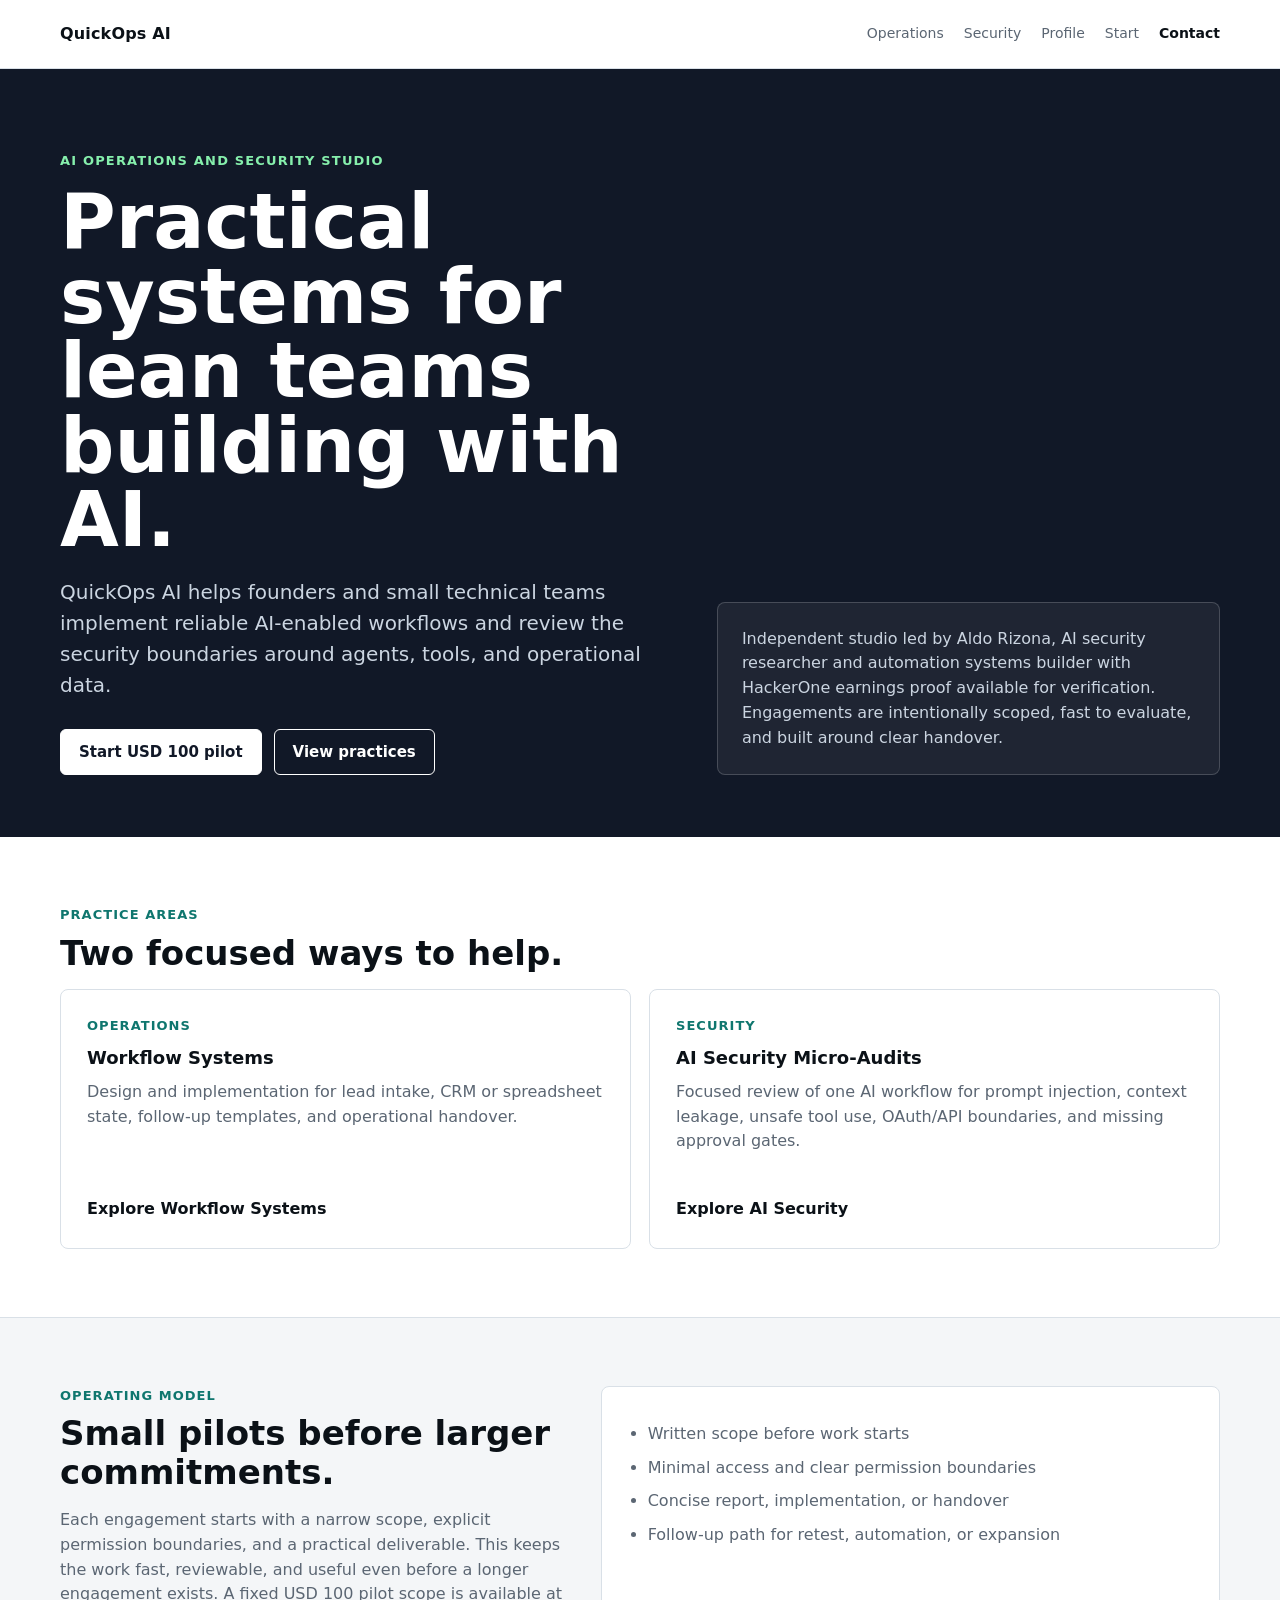
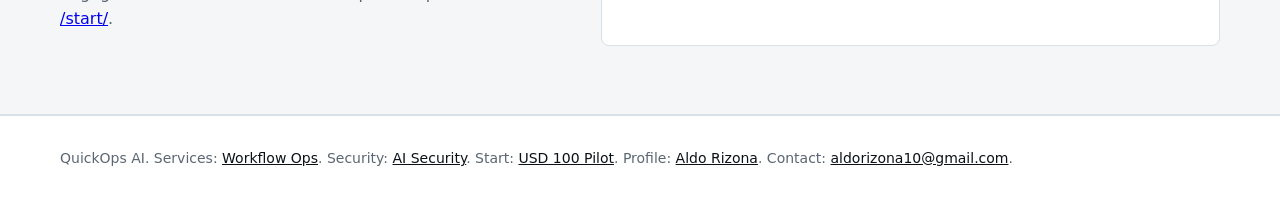
<file: index.html>
<!doctype html>
<html lang="en">
<head>
  <meta charset="utf-8">
  <meta name="viewport" content="width=device-width, initial-scale=1">
  <title>QuickOps AI - AI Operations and Security Studio</title>
  <meta name="description" content="Independent AI operations and security studio for lean teams shipping practical AI-enabled workflows.">
  <style>
    :root {
      --ink: #0b1117;
      --muted: #5b6673;
      --line: #d9e0e7;
      --paper: #ffffff;
      --soft: #f4f6f8;
      --deep: #111827;
      --accent: #0f766e;
      --accent-2: #1d4ed8;
    }
    * { box-sizing: border-box; }
    body {
      margin: 0;
      font-family: Inter, ui-sans-serif, system-ui, -apple-system, BlinkMacSystemFont, "Segoe UI", sans-serif;
      color: var(--ink);
      background: var(--paper);
      line-height: 1.55;
    }
    .wrap { width: min(1160px, calc(100% - 40px)); margin: 0 auto; }
    nav {
      position: sticky;
      top: 0;
      z-index: 20;
      background: rgba(255,255,255,.96);
      border-bottom: 1px solid var(--line);
      backdrop-filter: blur(10px);
    }
    .navrow {
      min-height: 68px;
      display: flex;
      align-items: center;
      justify-content: space-between;
      gap: 20px;
    }
    .brand { font-weight: 900; letter-spacing: .01em; }
    .navlinks { display: flex; flex-wrap: wrap; gap: 20px; align-items: center; }
    .navlinks a { color: var(--muted); text-decoration: none; font-size: 14px; }
    .navlinks a.primary { color: var(--ink); font-weight: 750; }
    .hero {
      background: var(--deep);
      color: white;
      padding: 82px 0 62px;
    }
    .hero-grid {
      display: grid;
      grid-template-columns: minmax(0, 1.1fr) minmax(320px, .9fr);
      gap: 42px;
      align-items: end;
    }
    .eyebrow {
      color: #86efac;
      font-size: 13px;
      font-weight: 850;
      letter-spacing: .09em;
      text-transform: uppercase;
      margin-bottom: 14px;
    }
    h1 {
      font-size: clamp(42px, 6vw, 76px);
      line-height: .98;
      letter-spacing: 0;
      margin: 0 0 20px;
      max-width: 860px;
    }
    h2 { font-size: 34px; line-height: 1.15; letter-spacing: 0; margin: 0 0 16px; }
    h3 { font-size: 18px; margin: 0 0 8px; }
    p { margin: 0 0 14px; color: var(--muted); }
    .hero p { color: #cbd5e1; }
    .lead { font-size: 20px; max-width: 760px; }
    .actions { display: flex; flex-wrap: wrap; gap: 12px; margin-top: 28px; }
    .btn {
      min-height: 46px;
      display: inline-flex;
      align-items: center;
      justify-content: center;
      padding: 0 18px;
      border-radius: 6px;
      border: 1px solid #ffffff;
      color: var(--deep);
      background: white;
      text-decoration: none;
      font-weight: 800;
      font-size: 15px;
    }
    .btn.secondary { color: white; background: transparent; }
    .hero-card {
      border: 1px solid rgba(255,255,255,.18);
      border-radius: 8px;
      padding: 24px;
      background: rgba(255,255,255,.06);
    }
    .hero-card p { margin: 0; }
    section { padding: 68px 0; }
    .band { background: var(--soft); border-block: 1px solid var(--line); }
    .grid {
      display: grid;
      grid-template-columns: repeat(2, minmax(0, 1fr));
      gap: 18px;
    }
    .card {
      background: white;
      border: 1px solid var(--line);
      border-radius: 8px;
      padding: 26px;
      min-height: 260px;
      display: flex;
      flex-direction: column;
      justify-content: space-between;
    }
    .card a { color: var(--ink); font-weight: 800; text-decoration: none; }
    .kicker { color: var(--accent); font-size: 13px; font-weight: 850; text-transform: uppercase; letter-spacing: .08em; margin-bottom: 8px; }
    .cols {
      display: grid;
      grid-template-columns: .9fr 1.1fr;
      gap: 34px;
      align-items: start;
    }
    ul { margin: 0; padding-left: 20px; color: var(--muted); }
    li { margin: 9px 0; }
    footer { padding: 32px 0; border-top: 1px solid var(--line); font-size: 14px; color: var(--muted); }
    footer a { color: var(--ink); }
    @media (max-width: 820px) {
      .hero-grid, .grid, .cols { grid-template-columns: 1fr; }
      .navrow { flex-direction: column; align-items: flex-start; padding: 14px 0; }
      .hero { padding-top: 58px; }
      section { padding: 46px 0; }
    }
  </style>
</head>
<body>
  <nav>
    <div class="wrap navrow">
      <div class="brand">QuickOps AI</div>
      <div class="navlinks">
        <a href="/quickops-ai/landing/">Operations</a>
        <a href="/quickops-ai/security-audit/">Security</a>
        <a href="/quickops-ai/profile/">Profile</a>
        <a href="/quickops-ai/start/index.html">Start</a>
        <a class="primary" href="mailto:aldorizona10@gmail.com">Contact</a>
      </div>
    </div>
  </nav>

  <main>
    <section class="hero">
      <div class="wrap hero-grid">
        <div>
          <div class="eyebrow">AI operations and security studio</div>
          <h1>Practical systems for lean teams building with AI.</h1>
          <p class="lead">QuickOps AI helps founders and small technical teams implement reliable AI-enabled workflows and review the security boundaries around agents, tools, and operational data.</p>
          <div class="actions">
            <a class="btn" href="/quickops-ai/start/index.html">Start USD 100 pilot</a>
            <a class="btn secondary" href="#practices">View practices</a>
          </div>
        </div>
        <div class="hero-card">
          <p>Independent studio led by Aldo Rizona, AI security researcher and automation systems builder with HackerOne earnings proof available for verification. Engagements are intentionally scoped, fast to evaluate, and built around clear handover.</p>
        </div>
      </div>
    </section>

    <section id="practices">
      <div class="wrap">
        <div class="kicker">Practice areas</div>
        <h2>Two focused ways to help.</h2>
        <div class="grid">
          <div class="card">
            <div>
              <div class="kicker">Operations</div>
              <h3>Workflow Systems</h3>
              <p>Design and implementation for lead intake, CRM or spreadsheet state, follow-up templates, and operational handover.</p>
            </div>
            <a href="/quickops-ai/landing/#services">Explore Workflow Systems</a>
          </div>
          <div class="card">
            <div>
              <div class="kicker">Security</div>
              <h3>AI Security Micro-Audits</h3>
              <p>Focused review of one AI workflow for prompt injection, context leakage, unsafe tool use, OAuth/API boundaries, and missing approval gates.</p>
            </div>
            <a href="/quickops-ai/security-audit/">Explore AI Security</a>
          </div>
        </div>
      </div>
    </section>

    <section class="band">
      <div class="wrap cols">
        <div>
          <div class="kicker">Operating model</div>
          <h2>Small pilots before larger commitments.</h2>
          <p>Each engagement starts with a narrow scope, explicit permission boundaries, and a practical deliverable. This keeps the work fast, reviewable, and useful even before a longer engagement exists. A fixed USD 100 pilot scope is available at <a href="/quickops-ai/start/index.html">/start/</a>.</p>
        </div>
        <div class="card">
          <ul>
            <li>Written scope before work starts</li>
            <li>Minimal access and clear permission boundaries</li>
            <li>Concise report, implementation, or handover</li>
            <li>Follow-up path for retest, automation, or expansion</li>
          </ul>
        </div>
      </div>
    </section>
  </main>

  <footer>
    <div class="wrap">QuickOps AI. Services: <a href="/quickops-ai/landing/#services">Workflow Ops</a>. Security: <a href="/quickops-ai/security-audit/">AI Security</a>. Start: <a href="/quickops-ai/start/index.html">USD 100 Pilot</a>. Profile: <a href="/quickops-ai/profile/">Aldo Rizona</a>. Contact: <a href="mailto:aldorizona10@gmail.com">aldorizona10@gmail.com</a>.</div>
  </footer>
</body>
</html>
</file>
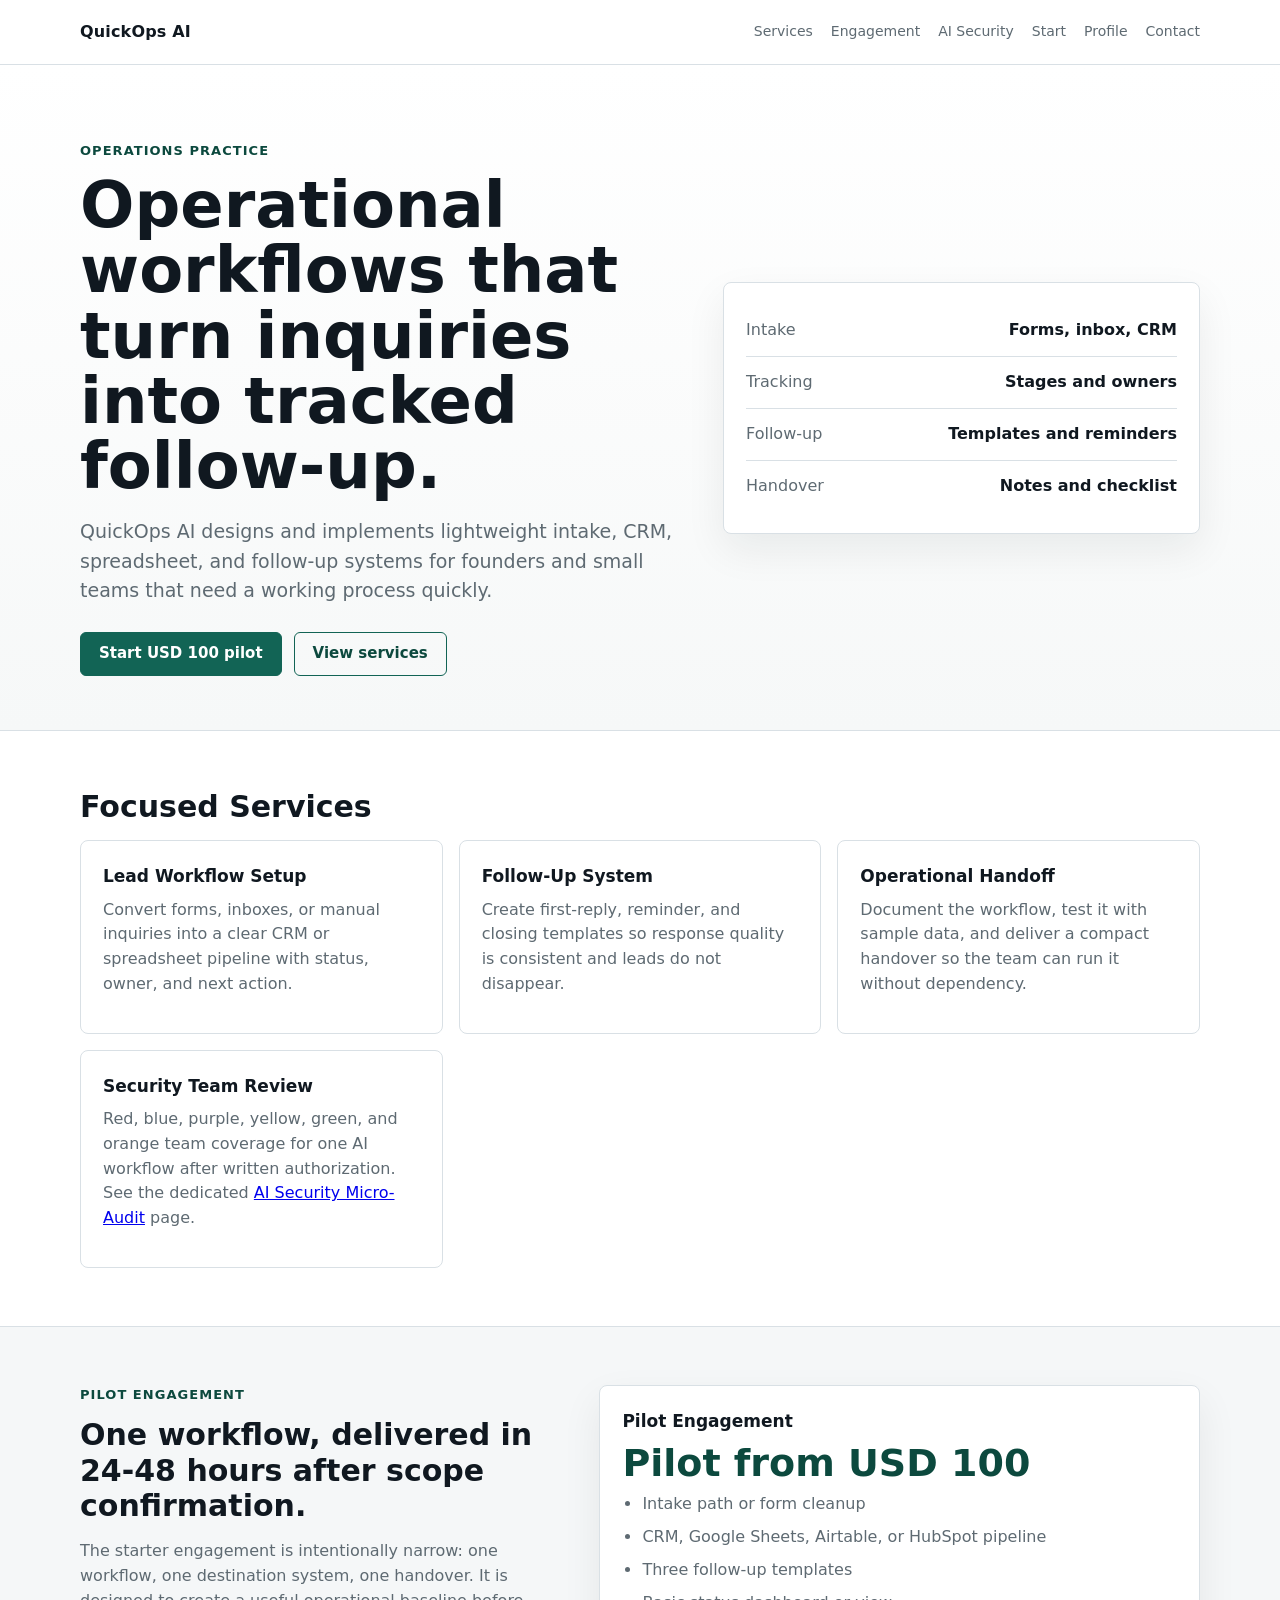
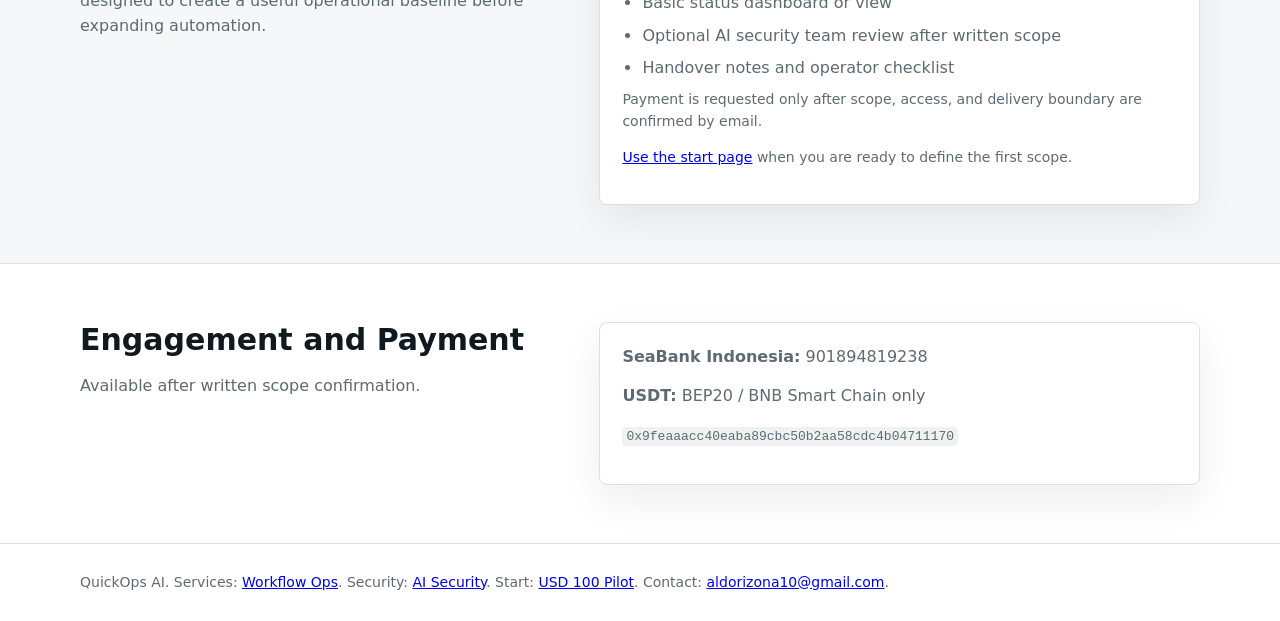
<file: landing/index.html>
<!doctype html>
<html lang="en">
<head>
  <meta charset="utf-8">
  <meta name="viewport" content="width=device-width, initial-scale=1">
  <title>QuickOps AI - Workflow Systems for Lean Teams</title>
  <meta name="description" content="Lean workflow implementation for founders and small teams: intake, CRM state, follow-up templates, and handover documentation.">
  <style>
    :root {
      --ink: #101820;
      --muted: #5e6a72;
      --line: #d9e0e5;
      --paper: #ffffff;
      --soft: #f5f7f8;
      --accent: #126455;
      --accent-dark: #0c493e;
      --panel: #ffffff;
    }
    * { box-sizing: border-box; }
    body {
      margin: 0;
      font-family: Inter, ui-sans-serif, system-ui, -apple-system, BlinkMacSystemFont, "Segoe UI", sans-serif;
      color: var(--ink);
      background: var(--paper);
      line-height: 1.55;
    }
    .wrap { width: min(1120px, calc(100% - 40px)); margin: 0 auto; }
    nav {
      background: rgba(255,255,255,.96);
      border-bottom: 1px solid var(--line);
      position: sticky;
      top: 0;
      z-index: 10;
    }
    .navrow {
      min-height: 64px;
      display: flex;
      align-items: center;
      justify-content: space-between;
      gap: 18px;
    }
    .brand { font-weight: 850; letter-spacing: .01em; }
    .navlinks { display: flex; gap: 18px; align-items: center; flex-wrap: wrap; }
    .navlinks a { color: var(--muted); text-decoration: none; font-size: 14px; }
    section { padding: 58px 0; }
    .hero {
      padding: 76px 0 54px;
      background: linear-gradient(180deg, #ffffff 0%, #f6f8f8 100%);
      border-bottom: 1px solid var(--line);
    }
    .hero-grid {
      display: grid;
      grid-template-columns: minmax(0, 1.12fr) minmax(320px, .88fr);
      gap: 36px;
      align-items: center;
    }
    .eyebrow {
      color: var(--accent-dark);
      font-size: 13px;
      font-weight: 800;
      text-transform: uppercase;
      letter-spacing: .08em;
      margin-bottom: 12px;
    }
    h1 {
      margin: 0 0 18px;
      font-size: clamp(38px, 5vw, 64px);
      line-height: 1.02;
      letter-spacing: 0;
    }
    h2 { margin: 0 0 16px; font-size: 30px; line-height: 1.18; letter-spacing: 0; }
    h3 { margin: 0 0 8px; font-size: 17px; letter-spacing: 0; }
    p { margin: 0 0 14px; color: var(--muted); }
    .lead { font-size: 19px; max-width: 720px; }
    .actions { display: flex; flex-wrap: wrap; gap: 12px; margin-top: 26px; }
    .btn {
      display: inline-flex;
      align-items: center;
      justify-content: center;
      min-height: 44px;
      padding: 0 18px;
      border-radius: 6px;
      border: 1px solid var(--accent);
      background: var(--accent);
      color: #fff;
      text-decoration: none;
      font-weight: 760;
      font-size: 15px;
    }
    .btn.secondary { background: transparent; color: var(--accent-dark); }
    .panel, .card {
      background: var(--panel);
      border: 1px solid var(--line);
      border-radius: 8px;
      padding: 22px;
    }
    .panel { box-shadow: 0 16px 40px rgba(16, 24, 32, .07); }
    .metric {
      display: grid;
      grid-template-columns: 1fr auto;
      gap: 14px;
      padding: 13px 0;
      border-bottom: 1px solid var(--line);
      color: var(--muted);
    }
    .metric:last-child { border-bottom: 0; }
    .metric strong { color: var(--ink); }
    .grid {
      display: grid;
      grid-template-columns: repeat(3, minmax(0, 1fr));
      gap: 16px;
    }
    .two {
      display: grid;
      grid-template-columns: minmax(0, .9fr) minmax(0, 1.1fr);
      gap: 28px;
      align-items: start;
    }
    .band { background: var(--soft); border-block: 1px solid var(--line); }
    ul { margin: 0; padding-left: 20px; color: var(--muted); }
    li { margin: 8px 0; }
    .price { font-size: 38px; line-height: 1; color: var(--accent-dark); font-weight: 850; margin: 10px 0; }
    .note { font-size: 14px; }
    code { overflow-wrap: anywhere; background: #eef3f1; border-radius: 4px; padding: 2px 4px; }
    footer { padding: 28px 0; border-top: 1px solid var(--line); color: var(--muted); font-size: 14px; }
    @media (max-width: 820px) {
      .hero-grid, .grid, .two { grid-template-columns: 1fr; }
      .navrow { align-items: flex-start; flex-direction: column; padding: 14px 0; }
      section { padding: 42px 0; }
      .hero { padding-top: 48px; }
    }
  </style>
</head>
<body>
  <nav>
    <div class="wrap navrow">
      <div class="brand">QuickOps AI</div>
      <div class="navlinks">
        <a href="#services">Services</a>
        <a href="#engagement">Engagement</a>
        <a href="/quickops-ai/security-audit/">AI Security</a>
        <a href="/quickops-ai/start/index.html">Start</a>
        <a href="/quickops-ai/profile/">Profile</a>
        <a href="mailto:aldorizona10@gmail.com">Contact</a>
      </div>
    </div>
  </nav>

  <main>
    <section class="hero">
      <div class="wrap hero-grid">
        <div>
          <div class="eyebrow">Operations practice</div>
          <h1>Operational workflows that turn inquiries into tracked follow-up.</h1>
          <p class="lead">QuickOps AI designs and implements lightweight intake, CRM, spreadsheet, and follow-up systems for founders and small teams that need a working process quickly.</p>
          <div class="actions">
            <a class="btn" href="/quickops-ai/start/index.html">Start USD 100 pilot</a>
            <a class="btn secondary" href="#services">View services</a>
          </div>
        </div>
        <div class="panel" aria-label="workflow summary">
          <div class="metric"><span>Intake</span><strong>Forms, inbox, CRM</strong></div>
          <div class="metric"><span>Tracking</span><strong>Stages and owners</strong></div>
          <div class="metric"><span>Follow-up</span><strong>Templates and reminders</strong></div>
          <div class="metric"><span>Handover</span><strong>Notes and checklist</strong></div>
        </div>
      </div>
    </section>

    <section id="services">
      <div class="wrap">
        <h2>Focused Services</h2>
        <div class="grid">
          <div class="card">
            <h3>Lead Workflow Setup</h3>
            <p>Convert forms, inboxes, or manual inquiries into a clear CRM or spreadsheet pipeline with status, owner, and next action.</p>
          </div>
          <div class="card">
            <h3>Follow-Up System</h3>
            <p>Create first-reply, reminder, and closing templates so response quality is consistent and leads do not disappear.</p>
          </div>
          <div class="card">
            <h3>Operational Handoff</h3>
            <p>Document the workflow, test it with sample data, and deliver a compact handover so the team can run it without dependency.</p>
          </div>
          <div class="card">
            <h3>Security Team Review</h3>
            <p>Red, blue, purple, yellow, green, and orange team coverage for one AI workflow after written authorization. See the dedicated <a href="/quickops-ai/security-audit/">AI Security Micro-Audit</a> page.</p>
          </div>
        </div>
      </div>
    </section>

    <section class="band" id="engagement">
      <div class="wrap two">
        <div>
          <div class="eyebrow">Pilot engagement</div>
          <h2>One workflow, delivered in 24-48 hours after scope confirmation.</h2>
          <p>The starter engagement is intentionally narrow: one workflow, one destination system, one handover. It is designed to create a useful operational baseline before expanding automation.</p>
        </div>
        <div class="panel">
          <h3>Pilot Engagement</h3>
          <p class="price">Pilot from USD 100</p>
          <ul>
            <li>Intake path or form cleanup</li>
            <li>CRM, Google Sheets, Airtable, or HubSpot pipeline</li>
            <li>Three follow-up templates</li>
            <li>Basic status dashboard or view</li>
            <li>Optional AI security team review after written scope</li>
            <li>Handover notes and operator checklist</li>
          </ul>
          <p class="note">Payment is requested only after scope, access, and delivery boundary are confirmed by email.</p>
          <p class="note"><a href="/quickops-ai/start/index.html">Use the start page</a> when you are ready to define the first scope.</p>
        </div>
      </div>
    </section>

    <section>
      <div class="wrap two">
        <div>
          <h2>Engagement and Payment</h2>
          <p>Available after written scope confirmation.</p>
        </div>
        <div class="panel">
          <p><strong>SeaBank Indonesia:</strong> 901894819238</p>
          <p><strong>USDT:</strong> BEP20 / BNB Smart Chain only</p>
          <p><code>0x9feaaacc40eaba89cbc50b2aa58cdc4b04711170</code></p>
        </div>
      </div>
    </section>
  </main>

  <footer>
    <div class="wrap">QuickOps AI. Services: <a href="/quickops-ai/landing/#services">Workflow Ops</a>. Security: <a href="/quickops-ai/security-audit/">AI Security</a>. Start: <a href="/quickops-ai/start/index.html">USD 100 Pilot</a>. Contact: <a href="mailto:aldorizona10@gmail.com">aldorizona10@gmail.com</a>.</div>
  </footer>
</body>
</html>
</file>
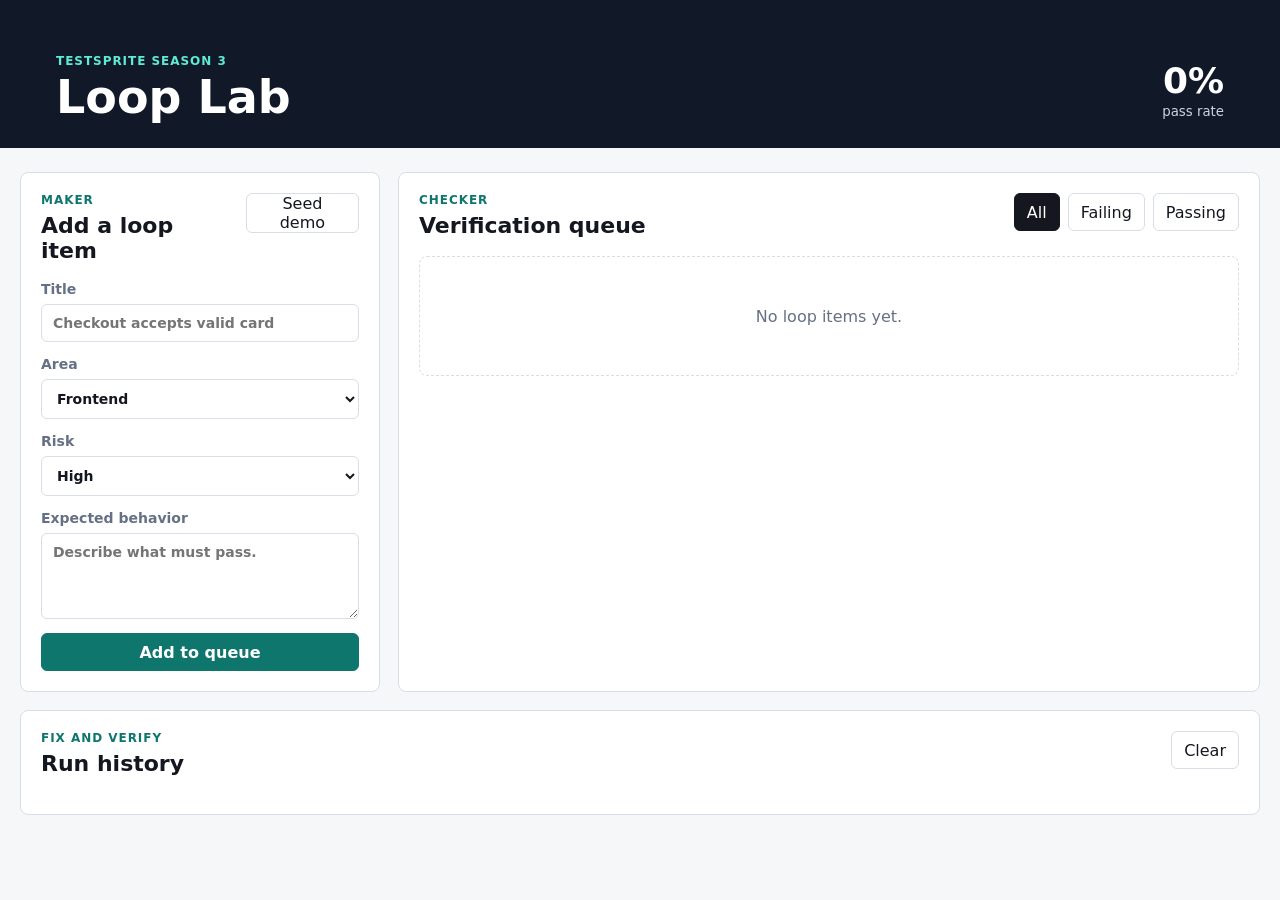
<file: loop-lab/index.html>
<!doctype html>
<html lang="en">
<head>
  <meta charset="utf-8">
  <meta name="viewport" content="width=device-width, initial-scale=1">
  <title>Loop Lab - TestSprite Hackathon Entry</title>
  <meta name="description" content="A compact QA loop dashboard built for the TestSprite CLI hackathon.">
  <link rel="stylesheet" href="./styles.css">
</head>
<body>
  <header class="topbar">
    <div>
      <p class="eyebrow">TestSprite Season 3</p>
      <h1>Loop Lab</h1>
    </div>
    <div class="score" aria-live="polite">
      <span id="pass-rate">0%</span>
      <small>pass rate</small>
    </div>
  </header>

  <main class="shell">
    <section class="panel intake" aria-labelledby="intake-title">
      <div class="section-head">
        <div>
          <p class="eyebrow">Maker</p>
          <h2 id="intake-title">Add a loop item</h2>
        </div>
        <button id="seed-demo" type="button">Seed demo</button>
      </div>

      <form id="loop-form">
        <label>
          Title
          <input id="title" name="title" autocomplete="off" placeholder="Checkout accepts valid card" required>
        </label>
        <label>
          Area
          <select id="area" name="area">
            <option>Frontend</option>
            <option>Backend</option>
            <option>Auth</option>
            <option>Billing</option>
            <option>Data</option>
          </select>
        </label>
        <label>
          Risk
          <select id="risk" name="risk">
            <option>High</option>
            <option>Medium</option>
            <option>Low</option>
          </select>
        </label>
        <label>
          Expected behavior
          <textarea id="expected" name="expected" rows="4" placeholder="Describe what must pass." required></textarea>
        </label>
        <button class="primary" type="submit">Add to queue</button>
      </form>
    </section>

    <section class="panel queue" aria-labelledby="queue-title">
      <div class="section-head">
        <div>
          <p class="eyebrow">Checker</p>
          <h2 id="queue-title">Verification queue</h2>
        </div>
        <div class="filters" role="group" aria-label="Queue filters">
          <button class="filter active" data-filter="all" type="button">All</button>
          <button class="filter" data-filter="failing" type="button">Failing</button>
          <button class="filter" data-filter="passing" type="button">Passing</button>
        </div>
      </div>
      <div id="empty-state" class="empty">No loop items yet.</div>
      <ul id="loop-list" class="loop-list"></ul>
    </section>

    <section class="panel timeline" aria-labelledby="timeline-title">
      <div class="section-head">
        <div>
          <p class="eyebrow">Fix and verify</p>
          <h2 id="timeline-title">Run history</h2>
        </div>
        <button id="clear-history" type="button">Clear</button>
      </div>
      <ol id="history-list" class="history-list"></ol>
    </section>
  </main>

  <template id="item-template">
    <li class="loop-item">
      <div>
        <div class="item-title"></div>
        <div class="meta"></div>
        <p class="expected"></p>
      </div>
      <div class="item-actions">
        <button data-action="fail" type="button">Fail</button>
        <button data-action="pass" type="button">Pass</button>
        <button data-action="remove" type="button" aria-label="Remove item">Remove</button>
      </div>
    </li>
  </template>

  <script src="./app.js"></script>
</body>
</html>
</file>
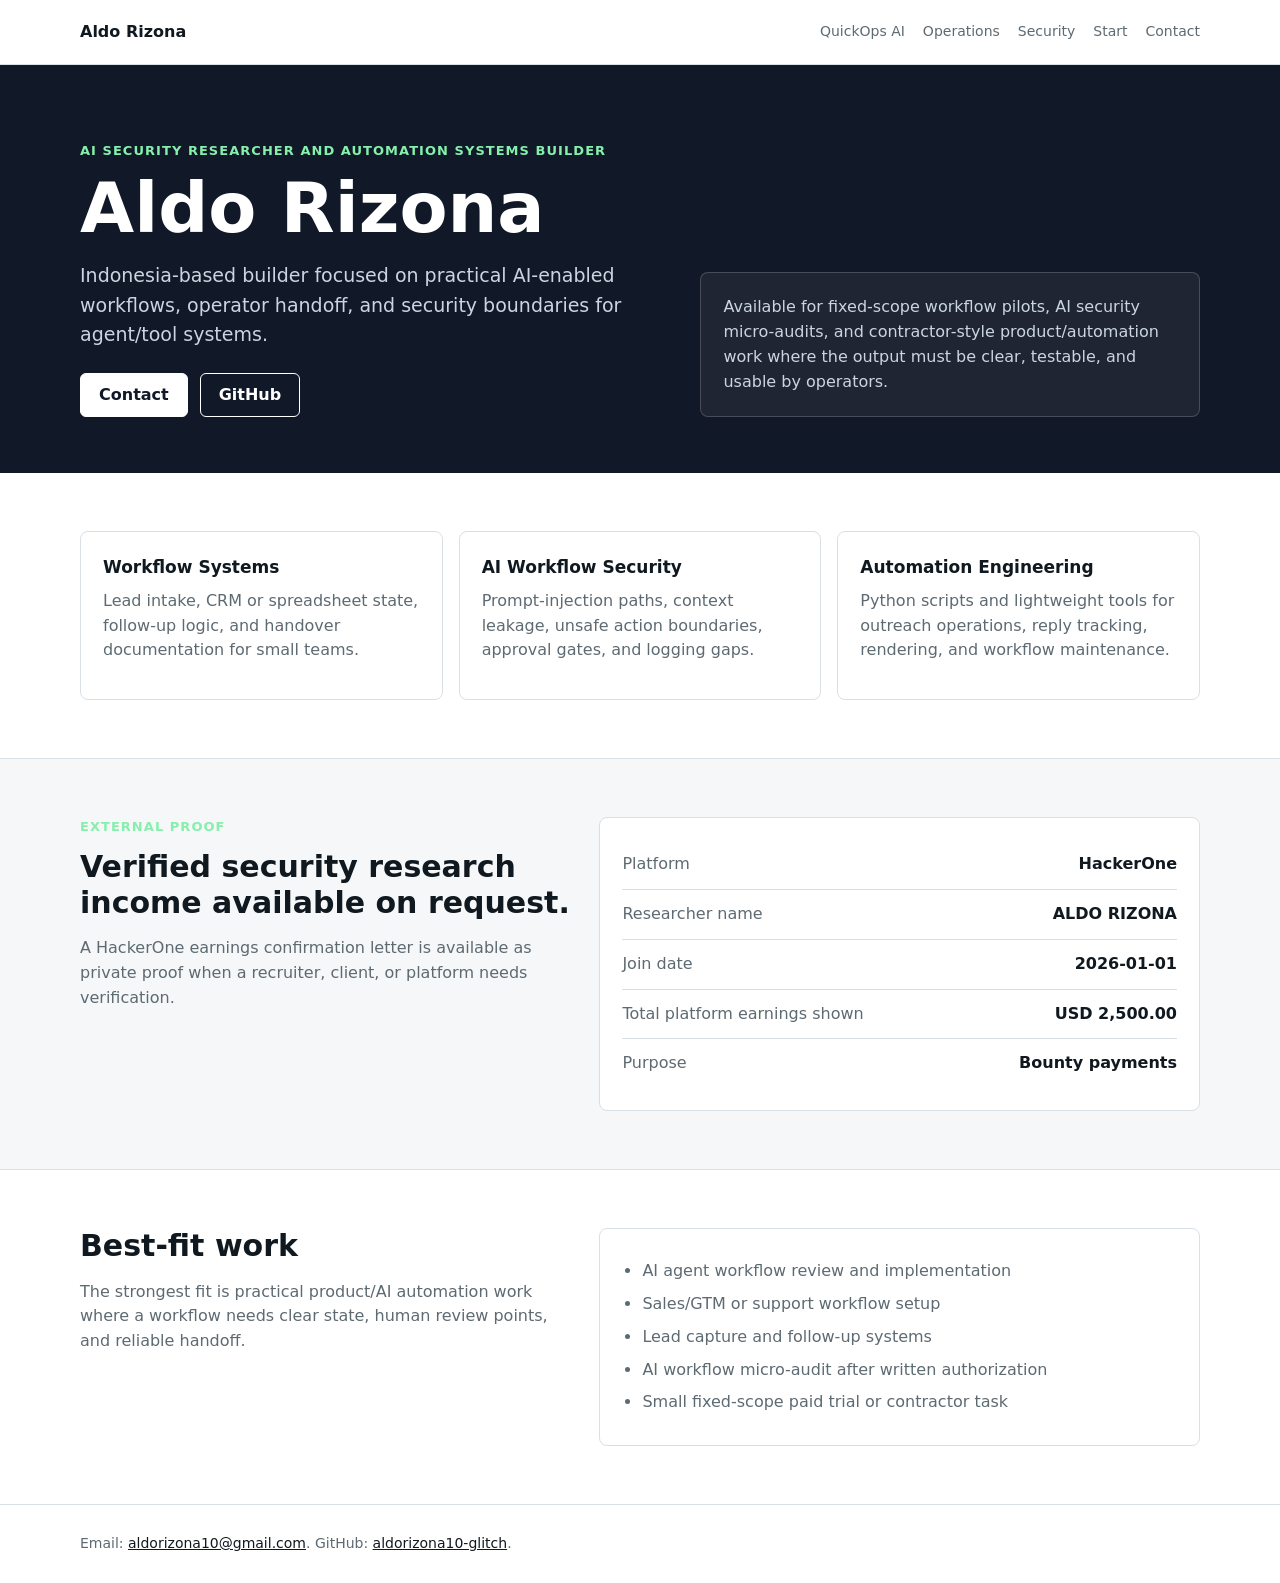
<file: profile/index.html>
<!doctype html>
<html lang="en">
<head>
  <meta charset="utf-8">
  <meta name="viewport" content="width=device-width, initial-scale=1">
  <title>Aldo Rizona - AI Security and Automation Profile</title>
  <meta name="description" content="Aldo Rizona is an AI security researcher and automation systems builder focused on practical workflows, AI agent safety, and lightweight operations systems.">
  <style>
    :root {
      --ink: #101820;
      --muted: #5e6a72;
      --line: #d9e0e5;
      --paper: #ffffff;
      --soft: #f5f7f8;
      --accent: #0f766e;
      --deep: #111827;
    }
    * { box-sizing: border-box; }
    body {
      margin: 0;
      font-family: Inter, ui-sans-serif, system-ui, -apple-system, BlinkMacSystemFont, "Segoe UI", sans-serif;
      color: var(--ink);
      background: var(--paper);
      line-height: 1.55;
    }
    .wrap { width: min(1120px, calc(100% - 40px)); margin: 0 auto; }
    nav {
      position: sticky;
      top: 0;
      z-index: 10;
      background: rgba(255,255,255,.96);
      border-bottom: 1px solid var(--line);
      backdrop-filter: blur(10px);
    }
    .navrow {
      min-height: 64px;
      display: flex;
      align-items: center;
      justify-content: space-between;
      gap: 18px;
    }
    .brand { font-weight: 850; }
    .navlinks { display: flex; flex-wrap: wrap; gap: 18px; }
    .navlinks a { color: var(--muted); text-decoration: none; font-size: 14px; }
    .hero {
      background: var(--deep);
      color: white;
      padding: 76px 0 56px;
    }
    .hero-grid {
      display: grid;
      grid-template-columns: minmax(0, 1.08fr) minmax(320px, .92fr);
      gap: 34px;
      align-items: end;
    }
    .eyebrow {
      color: #86efac;
      font-size: 13px;
      font-weight: 850;
      letter-spacing: .08em;
      text-transform: uppercase;
      margin-bottom: 12px;
    }
    h1 {
      margin: 0 0 18px;
      font-size: clamp(40px, 6vw, 70px);
      line-height: 1;
      letter-spacing: 0;
    }
    h2 { margin: 0 0 16px; font-size: 30px; line-height: 1.18; }
    h3 { margin: 0 0 8px; font-size: 17px; }
    p { margin: 0 0 14px; color: var(--muted); }
    .hero p { color: #cbd5e1; }
    .lead { font-size: 19px; max-width: 760px; }
    .actions { display: flex; flex-wrap: wrap; gap: 12px; margin-top: 24px; }
    .btn {
      display: inline-flex;
      align-items: center;
      justify-content: center;
      min-height: 44px;
      padding: 0 18px;
      border-radius: 6px;
      border: 1px solid white;
      background: white;
      color: var(--deep);
      text-decoration: none;
      font-weight: 800;
    }
    .btn.secondary { background: transparent; color: white; }
    section { padding: 58px 0; }
    .band { background: var(--soft); border-block: 1px solid var(--line); }
    .panel, .card {
      border: 1px solid var(--line);
      border-radius: 8px;
      background: white;
      padding: 22px;
    }
    .hero .panel { background: rgba(255,255,255,.06); border-color: rgba(255,255,255,.18); }
    .hero .panel p { margin: 0; }
    .grid {
      display: grid;
      grid-template-columns: repeat(3, minmax(0, 1fr));
      gap: 16px;
    }
    .two {
      display: grid;
      grid-template-columns: minmax(0, .9fr) minmax(0, 1.1fr);
      gap: 28px;
      align-items: start;
    }
    .fact {
      display: grid;
      grid-template-columns: 1fr auto;
      gap: 14px;
      padding: 12px 0;
      border-bottom: 1px solid var(--line);
      color: var(--muted);
    }
    .fact:last-child { border-bottom: 0; }
    .fact strong { color: var(--ink); }
    ul { margin: 0; padding-left: 20px; color: var(--muted); }
    li { margin: 8px 0; }
    code { overflow-wrap: anywhere; background: #eef3f1; border-radius: 4px; padding: 2px 4px; }
    footer { padding: 28px 0; border-top: 1px solid var(--line); color: var(--muted); font-size: 14px; }
    footer a, section a { color: var(--ink); }
    @media (max-width: 820px) {
      .hero-grid, .grid, .two { grid-template-columns: 1fr; }
      .navrow { align-items: flex-start; flex-direction: column; padding: 14px 0; }
      section { padding: 42px 0; }
      .hero { padding-top: 52px; }
      .fact { grid-template-columns: 1fr; }
    }
  </style>
</head>
<body>
  <nav>
    <div class="wrap navrow">
      <div class="brand">Aldo Rizona</div>
      <div class="navlinks">
        <a href="/quickops-ai/">QuickOps AI</a>
        <a href="/quickops-ai/landing/">Operations</a>
        <a href="/quickops-ai/security-audit/">Security</a>
        <a href="/quickops-ai/start/index.html">Start</a>
        <a href="mailto:aldorizona10@gmail.com">Contact</a>
      </div>
    </div>
  </nav>

  <main>
    <section class="hero">
      <div class="wrap hero-grid">
        <div>
          <div class="eyebrow">AI security researcher and automation systems builder</div>
          <h1>Aldo Rizona</h1>
          <p class="lead">Indonesia-based builder focused on practical AI-enabled workflows, operator handoff, and security boundaries for agent/tool systems.</p>
          <div class="actions">
            <a class="btn" href="mailto:aldorizona10@gmail.com?subject=AI%20automation%20or%20security%20work">Contact</a>
            <a class="btn secondary" href="https://github.com/aldorizona10-glitch">GitHub</a>
          </div>
        </div>
        <div class="panel">
          <p>Available for fixed-scope workflow pilots, AI security micro-audits, and contractor-style product/automation work where the output must be clear, testable, and usable by operators.</p>
        </div>
      </div>
    </section>

    <section>
      <div class="wrap grid">
        <div class="card">
          <h3>Workflow Systems</h3>
          <p>Lead intake, CRM or spreadsheet state, follow-up logic, and handover documentation for small teams.</p>
        </div>
        <div class="card">
          <h3>AI Workflow Security</h3>
          <p>Prompt-injection paths, context leakage, unsafe action boundaries, approval gates, and logging gaps.</p>
        </div>
        <div class="card">
          <h3>Automation Engineering</h3>
          <p>Python scripts and lightweight tools for outreach operations, reply tracking, rendering, and workflow maintenance.</p>
        </div>
      </div>
    </section>

    <section class="band">
      <div class="wrap two">
        <div>
          <div class="eyebrow">External proof</div>
          <h2>Verified security research income available on request.</h2>
          <p>A HackerOne earnings confirmation letter is available as private proof when a recruiter, client, or platform needs verification.</p>
        </div>
        <div class="panel">
          <div class="fact"><span>Platform</span><strong>HackerOne</strong></div>
          <div class="fact"><span>Researcher name</span><strong>ALDO RIZONA</strong></div>
          <div class="fact"><span>Join date</span><strong>2026-01-01</strong></div>
          <div class="fact"><span>Total platform earnings shown</span><strong>USD 2,500.00</strong></div>
          <div class="fact"><span>Purpose</span><strong>Bounty payments</strong></div>
        </div>
      </div>
    </section>

    <section>
      <div class="wrap two">
        <div>
          <h2>Best-fit work</h2>
          <p>The strongest fit is practical product/AI automation work where a workflow needs clear state, human review points, and reliable handoff.</p>
        </div>
        <div class="panel">
          <ul>
            <li>AI agent workflow review and implementation</li>
            <li>Sales/GTM or support workflow setup</li>
            <li>Lead capture and follow-up systems</li>
            <li>AI workflow micro-audit after written authorization</li>
            <li>Small fixed-scope paid trial or contractor task</li>
          </ul>
        </div>
      </div>
    </section>
  </main>

  <footer>
    <div class="wrap">Email: <a href="mailto:aldorizona10@gmail.com">aldorizona10@gmail.com</a>. GitHub: <a href="https://github.com/aldorizona10-glitch">aldorizona10-glitch</a>.</div>
  </footer>
</body>
</html>
</file>
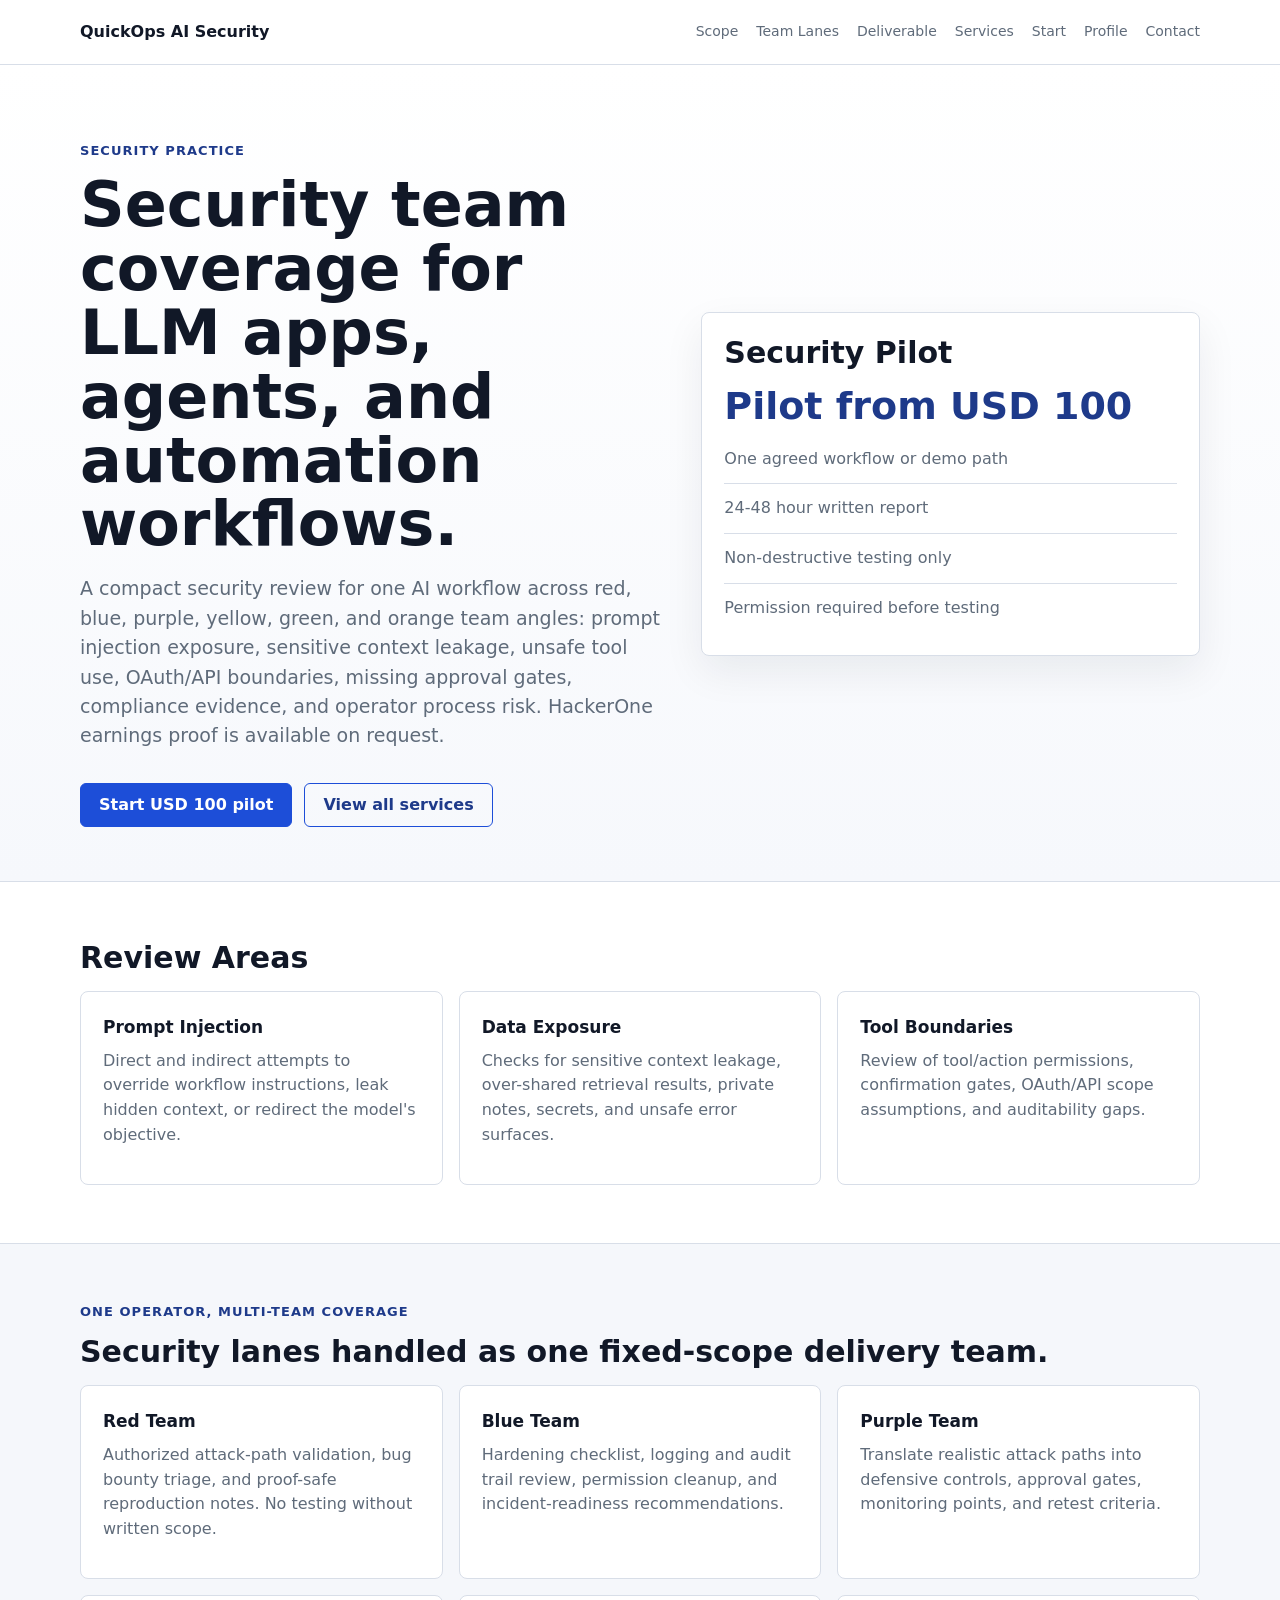
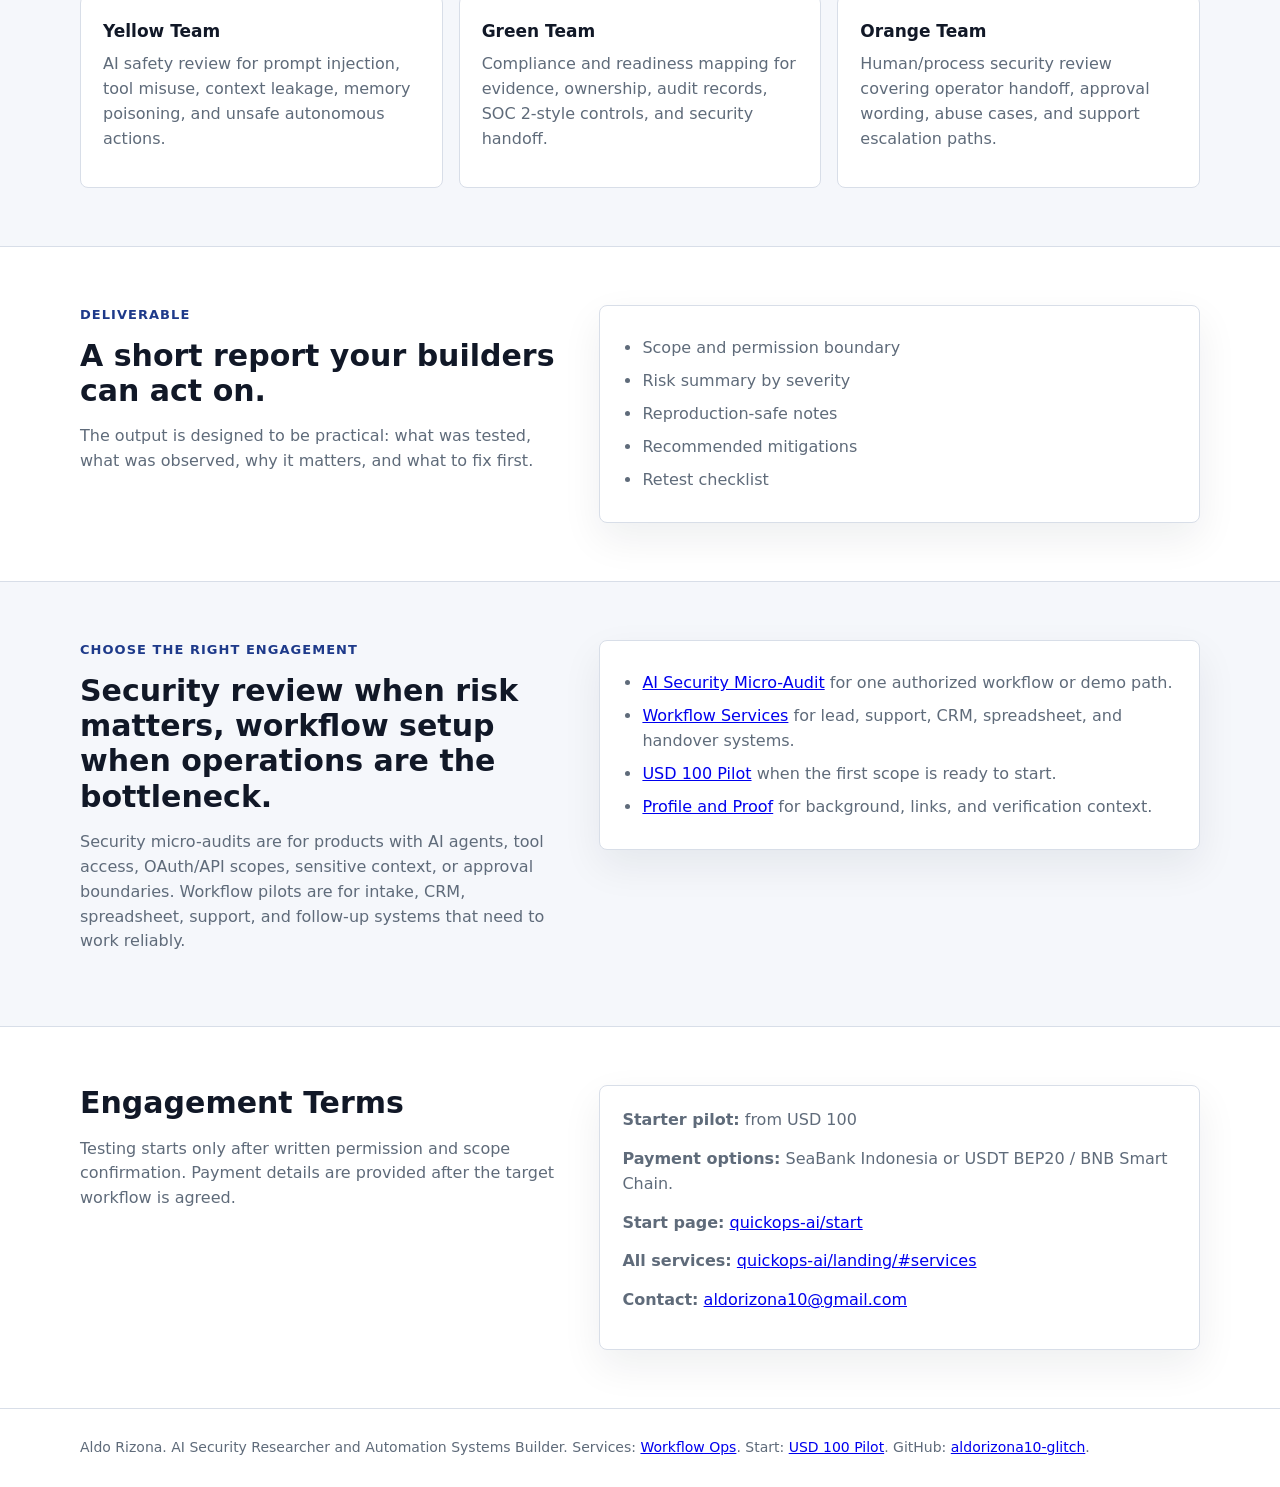
<file: security-audit/index.html>
<!doctype html>
<html lang="en">
<head>
  <meta charset="utf-8">
  <meta name="viewport" content="width=device-width, initial-scale=1">
  <title>AI Security Micro-Audit - QuickOps AI</title>
  <meta name="description" content="Focused AI security review for LLM apps, agents, and automation workflows.">
  <style>
    :root {
      --ink: #111827;
      --muted: #5f6b7a;
      --line: #d8dee8;
      --paper: #ffffff;
      --soft: #f5f7fb;
      --accent: #1d4ed8;
      --accent-dark: #1e3a8a;
      --panel: #ffffff;
    }
    * { box-sizing: border-box; }
    body {
      margin: 0;
      font-family: Inter, ui-sans-serif, system-ui, -apple-system, BlinkMacSystemFont, "Segoe UI", sans-serif;
      background: var(--paper);
      color: var(--ink);
      line-height: 1.55;
    }
    .wrap { width: min(1120px, calc(100% - 40px)); margin: 0 auto; }
    nav { border-bottom: 1px solid var(--line); background: #fff; }
    .navrow {
      min-height: 64px;
      display: flex;
      justify-content: space-between;
      align-items: center;
      gap: 18px;
    }
    .brand { font-weight: 850; }
    .navlinks { display: flex; gap: 18px; flex-wrap: wrap; }
    .navlinks a { color: var(--muted); text-decoration: none; font-size: 14px; }
    section { padding: 58px 0; }
    .hero {
      padding: 76px 0 54px;
      background: linear-gradient(180deg, #ffffff 0%, #f6f8fc 100%);
      border-bottom: 1px solid var(--line);
    }
    .hero-grid {
      display: grid;
      grid-template-columns: minmax(0, 1.08fr) minmax(320px, .92fr);
      gap: 36px;
      align-items: center;
    }
    .eyebrow {
      color: var(--accent-dark);
      font-size: 13px;
      font-weight: 850;
      letter-spacing: .08em;
      text-transform: uppercase;
      margin-bottom: 12px;
    }
    h1 {
      margin: 0 0 18px;
      font-size: clamp(38px, 5vw, 62px);
      line-height: 1.03;
      letter-spacing: 0;
    }
    h2 { margin: 0 0 16px; font-size: 30px; line-height: 1.18; }
    h3 { margin: 0 0 8px; font-size: 17px; }
    p { margin: 0 0 14px; color: var(--muted); }
    .lead { font-size: 19px; max-width: 720px; }
    .btn {
      display: inline-flex;
      align-items: center;
      justify-content: center;
      min-height: 44px;
      padding: 0 18px;
      border-radius: 6px;
      border: 1px solid var(--accent);
      background: var(--accent);
      color: white;
      text-decoration: none;
      font-weight: 760;
      margin-top: 14px;
    }
    .btn.secondary { background: transparent; color: var(--accent-dark); }
    .actions { display: flex; flex-wrap: wrap; gap: 12px; margin-top: 18px; }
    .panel, .card {
      background: var(--panel);
      border: 1px solid var(--line);
      border-radius: 8px;
      padding: 22px;
    }
    .panel { box-shadow: 0 16px 40px rgba(17, 24, 39, .07); }
    .grid {
      display: grid;
      grid-template-columns: repeat(3, minmax(0, 1fr));
      gap: 16px;
    }
    .two {
      display: grid;
      grid-template-columns: minmax(0, .9fr) minmax(0, 1.1fr);
      gap: 28px;
      align-items: start;
    }
    .band { background: var(--soft); border-block: 1px solid var(--line); }
    ul { margin: 0; padding-left: 20px; color: var(--muted); }
    li { margin: 8px 0; }
    .price { font-size: 38px; line-height: 1; color: var(--accent-dark); font-weight: 850; margin: 10px 0; }
    .metric { padding: 12px 0; border-bottom: 1px solid var(--line); color: var(--muted); }
    .metric:last-child { border-bottom: 0; }
    code { overflow-wrap: anywhere; background: #eef2ff; border-radius: 4px; padding: 2px 4px; }
    footer { padding: 28px 0; border-top: 1px solid var(--line); color: var(--muted); font-size: 14px; }
    @media (max-width: 820px) {
      .hero-grid, .grid, .two { grid-template-columns: 1fr; }
      .navrow { align-items: flex-start; flex-direction: column; padding: 14px 0; }
      section { padding: 42px 0; }
      .hero { padding-top: 48px; }
    }
  </style>
</head>
<body>
  <nav>
    <div class="wrap navrow">
      <div class="brand">QuickOps AI Security</div>
      <div class="navlinks">
        <a href="#scope">Scope</a>
        <a href="#team">Team Lanes</a>
        <a href="#deliverable">Deliverable</a>
        <a href="/quickops-ai/landing/#services">Services</a>
        <a href="/quickops-ai/start/index.html">Start</a>
        <a href="/quickops-ai/profile/">Profile</a>
        <a href="mailto:aldorizona10@gmail.com">Contact</a>
      </div>
    </div>
  </nav>

  <main>
    <section class="hero">
      <div class="wrap hero-grid">
        <div>
          <div class="eyebrow">Security practice</div>
          <h1>Security team coverage for LLM apps, agents, and automation workflows.</h1>
          <p class="lead">A compact security review for one AI workflow across red, blue, purple, yellow, green, and orange team angles: prompt injection exposure, sensitive context leakage, unsafe tool use, OAuth/API boundaries, missing approval gates, compliance evidence, and operator process risk. HackerOne earnings proof is available on request.</p>
          <div class="actions">
            <a class="btn" href="/quickops-ai/start/index.html">Start USD 100 pilot</a>
            <a class="btn secondary" href="/quickops-ai/landing/#services">View all services</a>
          </div>
        </div>
        <div class="panel">
          <h2>Security Pilot</h2>
          <p class="price">Pilot from USD 100</p>
          <div class="metric">One agreed workflow or demo path</div>
          <div class="metric">24-48 hour written report</div>
          <div class="metric">Non-destructive testing only</div>
          <div class="metric">Permission required before testing</div>
        </div>
      </div>
    </section>

    <section id="scope">
      <div class="wrap">
        <h2>Review Areas</h2>
        <div class="grid">
          <div class="card">
            <h3>Prompt Injection</h3>
            <p>Direct and indirect attempts to override workflow instructions, leak hidden context, or redirect the model's objective.</p>
          </div>
          <div class="card">
            <h3>Data Exposure</h3>
            <p>Checks for sensitive context leakage, over-shared retrieval results, private notes, secrets, and unsafe error surfaces.</p>
          </div>
          <div class="card">
            <h3>Tool Boundaries</h3>
            <p>Review of tool/action permissions, confirmation gates, OAuth/API scope assumptions, and auditability gaps.</p>
          </div>
        </div>
      </div>
    </section>

    <section class="band" id="team">
      <div class="wrap">
        <div class="eyebrow">One operator, multi-team coverage</div>
        <h2>Security lanes handled as one fixed-scope delivery team.</h2>
        <div class="grid">
          <div class="card">
            <h3>Red Team</h3>
            <p>Authorized attack-path validation, bug bounty triage, and proof-safe reproduction notes. No testing without written scope.</p>
          </div>
          <div class="card">
            <h3>Blue Team</h3>
            <p>Hardening checklist, logging and audit trail review, permission cleanup, and incident-readiness recommendations.</p>
          </div>
          <div class="card">
            <h3>Purple Team</h3>
            <p>Translate realistic attack paths into defensive controls, approval gates, monitoring points, and retest criteria.</p>
          </div>
          <div class="card">
            <h3>Yellow Team</h3>
            <p>AI safety review for prompt injection, tool misuse, context leakage, memory poisoning, and unsafe autonomous actions.</p>
          </div>
          <div class="card">
            <h3>Green Team</h3>
            <p>Compliance and readiness mapping for evidence, ownership, audit records, SOC 2-style controls, and security handoff.</p>
          </div>
          <div class="card">
            <h3>Orange Team</h3>
            <p>Human/process security review covering operator handoff, approval wording, abuse cases, and support escalation paths.</p>
          </div>
        </div>
      </div>
    </section>

    <section id="deliverable">
      <div class="wrap two">
        <div>
          <div class="eyebrow">Deliverable</div>
          <h2>A short report your builders can act on.</h2>
          <p>The output is designed to be practical: what was tested, what was observed, why it matters, and what to fix first.</p>
        </div>
        <div class="panel">
          <ul>
            <li>Scope and permission boundary</li>
            <li>Risk summary by severity</li>
            <li>Reproduction-safe notes</li>
            <li>Recommended mitigations</li>
            <li>Retest checklist</li>
          </ul>
        </div>
      </div>
    </section>

    <section class="band">
      <div class="wrap two">
        <div>
          <div class="eyebrow">Choose the right engagement</div>
          <h2>Security review when risk matters, workflow setup when operations are the bottleneck.</h2>
          <p>Security micro-audits are for products with AI agents, tool access, OAuth/API scopes, sensitive context, or approval boundaries. Workflow pilots are for intake, CRM, spreadsheet, support, and follow-up systems that need to work reliably.</p>
        </div>
        <div class="panel">
          <ul>
            <li><a href="/quickops-ai/security-audit/">AI Security Micro-Audit</a> for one authorized workflow or demo path.</li>
            <li><a href="/quickops-ai/landing/#services">Workflow Services</a> for lead, support, CRM, spreadsheet, and handover systems.</li>
            <li><a href="/quickops-ai/start/index.html">USD 100 Pilot</a> when the first scope is ready to start.</li>
            <li><a href="/quickops-ai/profile/">Profile and Proof</a> for background, links, and verification context.</li>
          </ul>
        </div>
      </div>
    </section>

    <section>
      <div class="wrap two">
        <div>
          <h2>Engagement Terms</h2>
          <p>Testing starts only after written permission and scope confirmation. Payment details are provided after the target workflow is agreed.</p>
        </div>
        <div class="panel">
          <p><strong>Starter pilot:</strong> from USD 100</p>
          <p><strong>Payment options:</strong> SeaBank Indonesia or USDT BEP20 / BNB Smart Chain.</p>
          <p><strong>Start page:</strong> <a href="/quickops-ai/start/index.html">quickops-ai/start</a></p>
          <p><strong>All services:</strong> <a href="/quickops-ai/landing/#services">quickops-ai/landing/#services</a></p>
          <p><strong>Contact:</strong> <a href="mailto:aldorizona10@gmail.com">aldorizona10@gmail.com</a></p>
        </div>
      </div>
    </section>
  </main>

  <footer>
    <div class="wrap">Aldo Rizona. AI Security Researcher and Automation Systems Builder. Services: <a href="/quickops-ai/landing/#services">Workflow Ops</a>. Start: <a href="/quickops-ai/start/index.html">USD 100 Pilot</a>. GitHub: <a href="https://github.com/aldorizona10-glitch">aldorizona10-glitch</a>.</div>
  </footer>
</body>
</html>
</file>
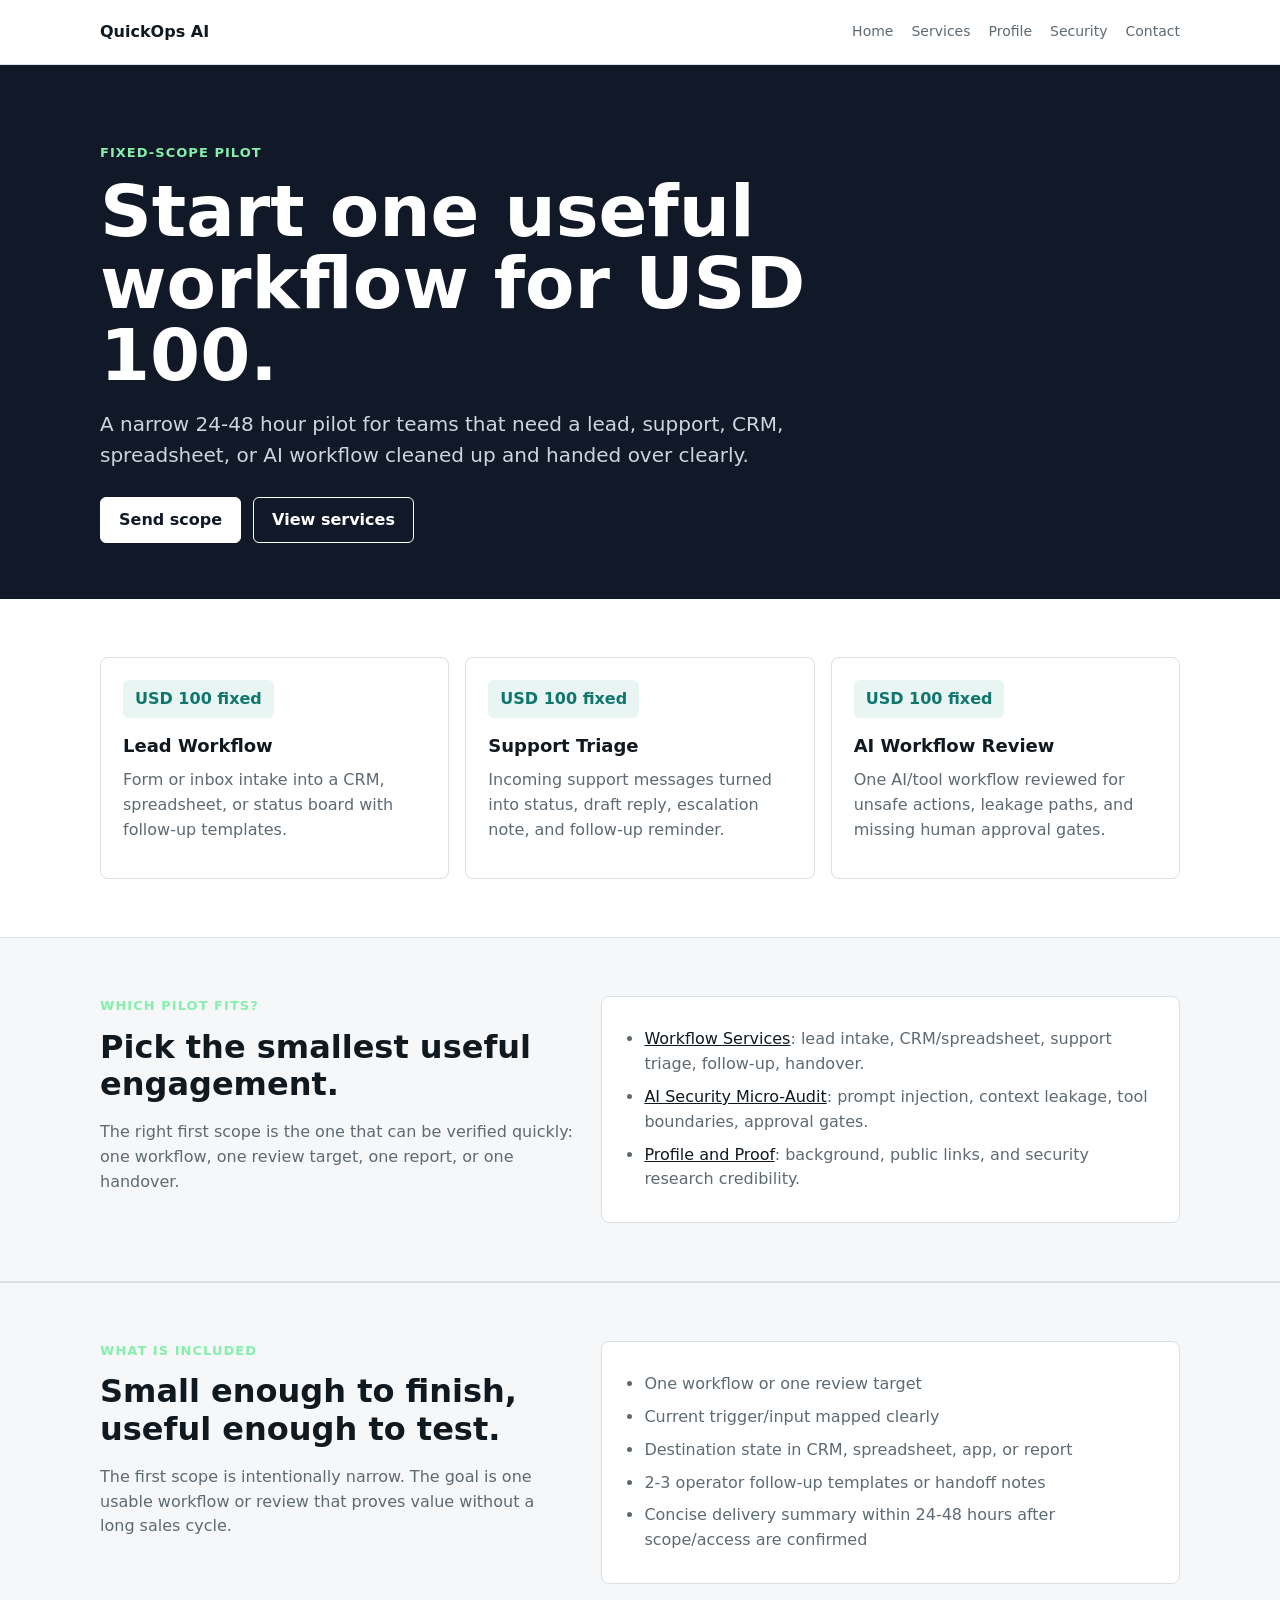
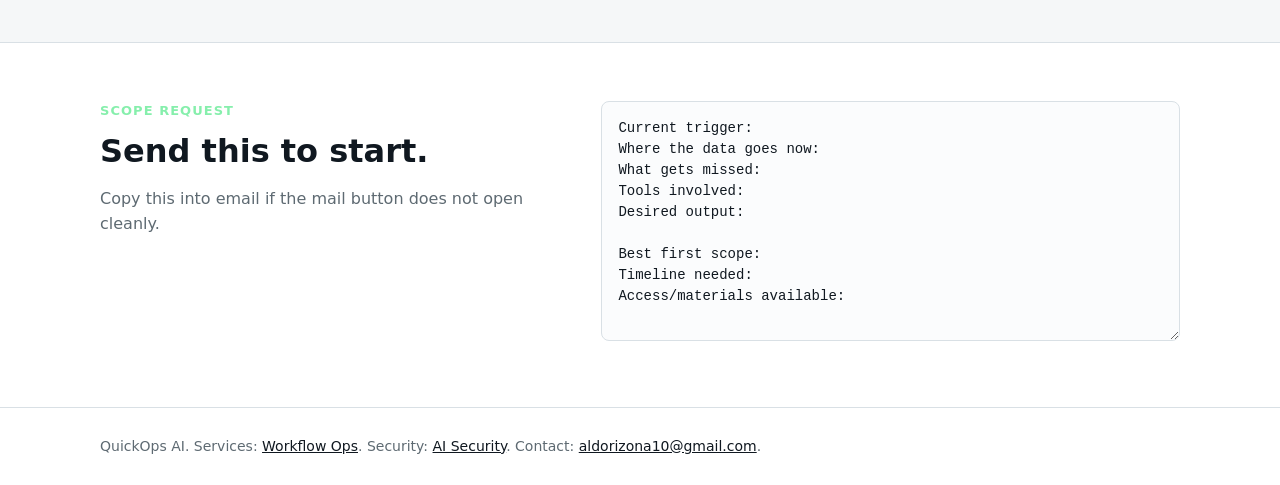
<file: start/index.html>
<!doctype html>
<html lang="en">
<head>
  <meta charset="utf-8">
  <meta name="viewport" content="width=device-width, initial-scale=1">
  <title>Start a USD 100 Workflow Pilot - QuickOps AI</title>
  <meta name="description" content="Start a fixed-scope USD 100 QuickOps AI workflow pilot for lead capture, support triage, CRM/spreadsheet handoff, or AI workflow review.">
  <style>
    :root {
      --ink: #101820;
      --muted: #5e6a72;
      --line: #d9e0e5;
      --paper: #ffffff;
      --soft: #f5f7f8;
      --deep: #111827;
      --accent: #0f766e;
    }
    * { box-sizing: border-box; }
    body {
      margin: 0;
      font-family: Inter, ui-sans-serif, system-ui, -apple-system, BlinkMacSystemFont, "Segoe UI", sans-serif;
      color: var(--ink);
      background: var(--paper);
      line-height: 1.55;
    }
    .wrap { width: min(1080px, calc(100% - 40px)); margin: 0 auto; }
    nav {
      position: sticky;
      top: 0;
      z-index: 10;
      background: rgba(255,255,255,.96);
      border-bottom: 1px solid var(--line);
      backdrop-filter: blur(10px);
    }
    .navrow {
      min-height: 64px;
      display: flex;
      align-items: center;
      justify-content: space-between;
      gap: 18px;
    }
    .brand { font-weight: 900; }
    .navlinks { display: flex; flex-wrap: wrap; gap: 18px; }
    .navlinks a { color: var(--muted); text-decoration: none; font-size: 14px; }
    .hero {
      background: var(--deep);
      color: #fff;
      padding: 78px 0 56px;
    }
    .eyebrow {
      color: #86efac;
      font-size: 13px;
      font-weight: 850;
      letter-spacing: .08em;
      text-transform: uppercase;
      margin-bottom: 12px;
    }
    h1 {
      margin: 0 0 18px;
      font-size: clamp(40px, 6vw, 72px);
      line-height: 1;
      letter-spacing: 0;
      max-width: 880px;
    }
    h2 { margin: 0 0 16px; font-size: 32px; line-height: 1.18; }
    h3 { margin: 0 0 8px; font-size: 18px; }
    p { margin: 0 0 14px; color: var(--muted); }
    .hero p { color: #cbd5e1; }
    .lead { font-size: 20px; max-width: 760px; }
    .actions { display: flex; flex-wrap: wrap; gap: 12px; margin-top: 26px; }
    .btn {
      display: inline-flex;
      align-items: center;
      justify-content: center;
      min-height: 46px;
      padding: 0 18px;
      border-radius: 6px;
      border: 1px solid white;
      background: white;
      color: var(--deep);
      text-decoration: none;
      font-weight: 800;
    }
    .btn.secondary { background: transparent; color: white; }
    section { padding: 58px 0; }
    .band { background: var(--soft); border-block: 1px solid var(--line); }
    .grid {
      display: grid;
      grid-template-columns: repeat(3, minmax(0, 1fr));
      gap: 16px;
    }
    .two {
      display: grid;
      grid-template-columns: minmax(0, .9fr) minmax(0, 1.1fr);
      gap: 28px;
      align-items: start;
    }
    .card, .panel {
      border: 1px solid var(--line);
      border-radius: 8px;
      background: white;
      padding: 22px;
    }
    .price {
      display: inline-flex;
      align-items: center;
      min-height: 38px;
      padding: 0 12px;
      border-radius: 6px;
      background: #e8f5f2;
      color: var(--accent);
      font-weight: 900;
      margin-bottom: 14px;
    }
    ul { margin: 0; padding-left: 20px; color: var(--muted); }
    li { margin: 8px 0; }
    textarea {
      width: 100%;
      min-height: 240px;
      resize: vertical;
      border: 1px solid var(--line);
      border-radius: 8px;
      padding: 16px;
      font: 14px/1.5 ui-monospace, SFMono-Regular, Menlo, Consolas, monospace;
      color: var(--ink);
      background: #fbfcfd;
    }
    footer { padding: 28px 0; border-top: 1px solid var(--line); color: var(--muted); font-size: 14px; }
    footer a, section a { color: var(--ink); }
    @media (max-width: 860px) {
      .grid, .two { grid-template-columns: 1fr; }
      .navrow { align-items: flex-start; flex-direction: column; padding: 14px 0; }
      section { padding: 42px 0; }
      .hero { padding-top: 52px; }
    }
  </style>
</head>
<body>
  <nav>
    <div class="wrap navrow">
      <div class="brand">QuickOps AI</div>
      <div class="navlinks">
        <a href="/quickops-ai/">Home</a>
        <a href="/quickops-ai/landing/#services">Services</a>
        <a href="/quickops-ai/profile/">Profile</a>
        <a href="/quickops-ai/security-audit/">Security</a>
        <a href="mailto:aldorizona10@gmail.com">Contact</a>
      </div>
    </div>
  </nav>

  <main>
    <section class="hero">
      <div class="wrap">
        <div class="eyebrow">Fixed-scope pilot</div>
        <h1>Start one useful workflow for USD 100.</h1>
        <p class="lead">A narrow 24-48 hour pilot for teams that need a lead, support, CRM, spreadsheet, or AI workflow cleaned up and handed over clearly.</p>
        <div class="actions">
          <a class="btn" href="mailto:aldorizona10@gmail.com?subject=USD%20100%20workflow%20pilot&body=Current%20trigger%3A%0AWhere%20the%20data%20goes%20now%3A%0AWhat%20gets%20missed%3A%0ATools%20involved%3A%0ADesired%20output%3A">Send scope</a>
          <a class="btn secondary" href="/quickops-ai/landing/#services">View services</a>
        </div>
      </div>
    </section>

    <section>
      <div class="wrap grid">
        <div class="card">
          <div class="price">USD 100 fixed</div>
          <h3>Lead Workflow</h3>
          <p>Form or inbox intake into a CRM, spreadsheet, or status board with follow-up templates.</p>
        </div>
        <div class="card">
          <div class="price">USD 100 fixed</div>
          <h3>Support Triage</h3>
          <p>Incoming support messages turned into status, draft reply, escalation note, and follow-up reminder.</p>
        </div>
        <div class="card">
          <div class="price">USD 100 fixed</div>
          <h3>AI Workflow Review</h3>
          <p>One AI/tool workflow reviewed for unsafe actions, leakage paths, and missing human approval gates.</p>
        </div>
      </div>
    </section>

    <section class="band">
      <div class="wrap two">
        <div>
          <div class="eyebrow">Which pilot fits?</div>
          <h2>Pick the smallest useful engagement.</h2>
          <p>The right first scope is the one that can be verified quickly: one workflow, one review target, one report, or one handover.</p>
        </div>
        <div class="panel">
          <ul>
            <li><a href="/quickops-ai/landing/#services">Workflow Services</a>: lead intake, CRM/spreadsheet, support triage, follow-up, handover.</li>
            <li><a href="/quickops-ai/security-audit/">AI Security Micro-Audit</a>: prompt injection, context leakage, tool boundaries, approval gates.</li>
            <li><a href="/quickops-ai/profile/">Profile and Proof</a>: background, public links, and security research credibility.</li>
          </ul>
        </div>
      </div>
    </section>

    <section class="band">
      <div class="wrap two">
        <div>
          <div class="eyebrow">What is included</div>
          <h2>Small enough to finish, useful enough to test.</h2>
          <p>The first scope is intentionally narrow. The goal is one usable workflow or review that proves value without a long sales cycle.</p>
        </div>
        <div class="panel">
          <ul>
            <li>One workflow or one review target</li>
            <li>Current trigger/input mapped clearly</li>
            <li>Destination state in CRM, spreadsheet, app, or report</li>
            <li>2-3 operator follow-up templates or handoff notes</li>
            <li>Concise delivery summary within 24-48 hours after scope/access are confirmed</li>
          </ul>
        </div>
      </div>
    </section>

    <section>
      <div class="wrap two">
        <div>
          <div class="eyebrow">Scope request</div>
          <h2>Send this to start.</h2>
          <p>Copy this into email if the mail button does not open cleanly.</p>
        </div>
        <div>
          <textarea readonly>Current trigger:
Where the data goes now:
What gets missed:
Tools involved:
Desired output:

Best first scope:
Timeline needed:
Access/materials available:</textarea>
        </div>
      </div>
    </section>
  </main>

  <footer>
    <div class="wrap">QuickOps AI. Services: <a href="/quickops-ai/landing/#services">Workflow Ops</a>. Security: <a href="/quickops-ai/security-audit/">AI Security</a>. Contact: <a href="mailto:aldorizona10@gmail.com">aldorizona10@gmail.com</a>.</div>
  </footer>
</body>
</html>
</file>
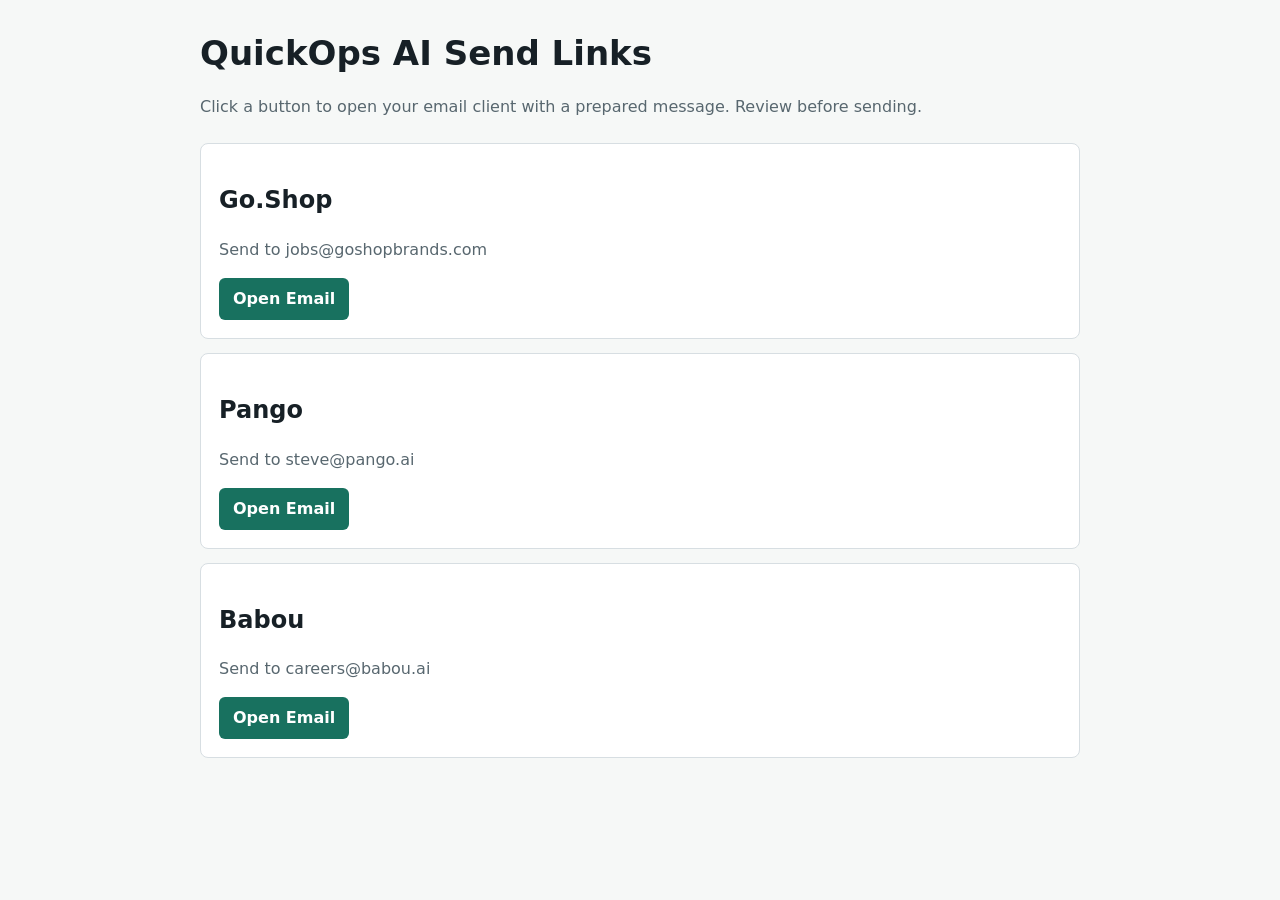
<file: send_links.html>
<!doctype html>
<html lang="en">
<head>
  <meta charset="utf-8">
  <meta name="viewport" content="width=device-width, initial-scale=1">
  <title>QuickOps AI Send Links</title>
  <style>
    body {
      margin: 0;
      font-family: Inter, ui-sans-serif, system-ui, -apple-system, BlinkMacSystemFont, "Segoe UI", sans-serif;
      color: #172026;
      background: #f6f8f7;
      line-height: 1.5;
      padding: 28px;
    }
    main { max-width: 880px; margin: 0 auto; }
    h1 { margin: 0 0 8px; font-size: 34px; }
    p { color: #58676f; }
    .list { display: grid; gap: 14px; margin-top: 24px; }
    .item {
      background: #fff;
      border: 1px solid #d7dee2;
      border-radius: 8px;
      padding: 18px;
    }
    a {
      display: inline-flex;
      min-height: 42px;
      align-items: center;
      padding: 0 14px;
      border-radius: 6px;
      background: #18715f;
      color: white;
      text-decoration: none;
      font-weight: 700;
    }
    code {
      display: block;
      white-space: pre-wrap;
      background: #eef3f0;
      padding: 10px;
      border-radius: 6px;
      margin: 10px 0;
    }
  </style>
</head>
<body>
  <main>
    <h1>QuickOps AI Send Links</h1>
    <p>Click a button to open your email client with a prepared message. Review before sending.</p>

    <section class="list">
      <div class="item">
        <h2>Go.Shop</h2>
        <p>Send to jobs@goshopbrands.com</p>
        <a href="mailto:jobs@goshopbrands.com?subject=HN%20-%20Growth%20Channels%20%2F%20AI%20workflow%20builder&body=Hi%20Go.Shop%20team%2C%0A%0AI%20saw%20your%20HN%20post%20for%20the%20Product%20Builder%20-%20Growth%20Channels%20role.%20I%20am%20based%20in%20Indonesia%2C%20so%20the%20GMT%20to%20GMT%2B8%20window%20fits%20well.%0A%0AThe%20role%20caught%20my%20attention%20because%20the%20work%20is%20very%20concrete%3A%20creator%20discovery%2C%20affiliate%20workflows%2C%20email%2C%20campaign%20operations%2C%20attribution%2C%20and%20AI-assisted%20growth%20agents%20with%20human%20approval.%0A%0AI%20am%20Aldo%20Rizona%2C%20an%20AI%20security%20researcher%20and%20automation%20systems%20builder.%20I%20have%20been%20building%20a%20small%20workflow%20service%20around%20lead%20capture%2C%20CRM%2Fspreadsheet%20pipelines%2C%20follow-up%20templates%2C%20and%20handover%20docs%3A%0A%0Ahttps%3A%2F%2Faldorizona10-glitch.github.io%2Fquickops-ai%2Flanding%2F%0A%0AGitHub%3A%0Ahttps%3A%2F%2Fgithub.com%2Faldorizona10-glitch%0A%0AI%20am%20interested%20in%20helping%20build%20practical%20growth-channel%20systems%20that%20operators%20can%20actually%20use.%20If%20useful%2C%20I%20can%20send%20a%20short%20teardown%20of%20one%20growth%20workflow%20I%20would%20build%20first%20for%20creator-led%20DTC.%0A%0ABest%2C%0AAldo">Open Email</a>
      </div>

      <div class="item">
        <h2>Pango</h2>
        <p>Send to steve@pango.ai</p>
        <a href="mailto:steve@pango.ai?subject=HN%20-%20AI%20ops%20%2F%20e-commerce%20workflow%20builder&body=Hi%20Steve%2C%0A%0AI%20saw%20your%20HN%20post%20for%20Pango.%20I%20am%20interested%20because%20the%20product%20is%20not%20just%20AI%20chat%20-%20it%20sounds%20like%20operational%20AI%20for%20real%20e-commerce%20logistics.%0A%0AI%20am%20Aldo%2C%20based%20in%20Indonesia.%20I%20build%20automation%20and%20AI%20workflow%20systems%2C%20with%20a%20focus%20on%20turning%20messy%20processes%20into%20clear%20states%2C%20handoffs%2C%20and%20follow-up%20logic.%0A%0ARecent%20project%20page%3A%0Ahttps%3A%2F%2Faldorizona10-glitch.github.io%2Fquickops-ai%2Flanding%2F%0A%0AGitHub%3A%0Ahttps%3A%2F%2Fgithub.com%2Faldorizona10-glitch%0A%0AIf%20you%20are%20open%20to%20someone%20in%20GMT%2B7%2C%20I%20would%20like%20to%20discuss%20where%20I%20could%20help.%20The%20part%20I%20would%20want%20to%20understand%20first%20is%20how%20Pango%20models%20operational%20exceptions%3A%20delayed%20shipment%2C%20missing%20customer%20info%2C%20failed%20handoff%2C%20and%20when%20a%20human%20approves%20the%20agent%20action.%0A%0ABest%2C%0AAldo">Open Email</a>
      </div>

      <div class="item">
        <h2>Babou</h2>
        <p>Send to careers@babou.ai</p>
        <a href="mailto:careers@babou.ai?subject=HN%20-%20AI%20agent%20workflow%20builder&body=Hi%20Babou%20team%2C%0A%0AI%20saw%20your%20HN%20post.%20The%20idea%20of%20turning%20deploys%2C%20docs%2C%20and%20shipped%20product%20changes%20into%20campaigns%20is%20a%20strong%20workflow%20problem.%0A%0AI%20am%20Aldo%20Rizona%2C%20an%20AI%20security%20researcher%20and%20automation%20systems%20builder.%20I%20have%20been%20packaging%20practical%20operations%20workflows%20around%20intake%2C%20CRM%2Fspreadsheet%20tracking%2C%20follow-up%20templates%2C%20and%20handover%3A%0A%0Ahttps%3A%2F%2Faldorizona10-glitch.github.io%2Fquickops-ai%2Flanding%2F%0A%0AGitHub%3A%0Ahttps%3A%2F%2Fgithub.com%2Faldorizona10-glitch%0A%0AI%20am%20interested%20in%20agent%20workflows%20that%20produce%20usable%20outputs%20but%20still%20respect%20human%20approval.%20If%20useful%2C%20I%20can%20send%20a%20short%20write-up%20on%20how%20I%20would%20structure%20a%20launch-campaign%20workflow%20with%20states%2C%20review%20points%2C%20and%20failure%20handling.%0A%0ABest%2C%0AAldo">Open Email</a>
      </div>
    </section>
  </main>
</body>
</html>
</file>
<file: loop-lab/styles.css>
:root {
  --bg: #f6f7f9;
  --panel: #ffffff;
  --ink: #14171f;
  --muted: #667085;
  --line: #d8dee8;
  --accent: #0f766e;
  --danger: #b42318;
  --warn: #b54708;
  --ok: #047857;
}

* {
  box-sizing: border-box;
}

body {
  margin: 0;
  font-family: Inter, ui-sans-serif, system-ui, -apple-system, BlinkMacSystemFont, "Segoe UI", sans-serif;
  color: var(--ink);
  background: var(--bg);
}

button,
input,
select,
textarea {
  font: inherit;
}

button {
  border: 1px solid var(--line);
  border-radius: 6px;
  background: #fff;
  color: var(--ink);
  min-height: 38px;
  padding: 0 12px;
  cursor: pointer;
}

button:hover {
  border-color: #aeb8c7;
}

.primary {
  border-color: var(--accent);
  background: var(--accent);
  color: #fff;
  font-weight: 750;
}

.topbar {
  min-height: 148px;
  padding: 28px min(5vw, 56px);
  display: flex;
  align-items: end;
  justify-content: space-between;
  gap: 24px;
  background: #111827;
  color: #fff;
}

.eyebrow {
  margin: 0 0 6px;
  color: #0f766e;
  font-size: 12px;
  font-weight: 850;
  letter-spacing: .08em;
  text-transform: uppercase;
}

.topbar .eyebrow {
  color: #5eead4;
}

h1,
h2 {
  margin: 0;
  letter-spacing: 0;
}

h1 {
  font-size: 46px;
  line-height: 1;
}

h2 {
  font-size: 22px;
}

.score {
  min-width: 118px;
  text-align: right;
}

.score span {
  display: block;
  font-size: 36px;
  font-weight: 850;
}

.score small {
  color: #cbd5e1;
}

.shell {
  width: min(1240px, calc(100% - 32px));
  margin: 24px auto 48px;
  display: grid;
  grid-template-columns: 360px 1fr;
  gap: 18px;
}

.panel {
  background: var(--panel);
  border: 1px solid var(--line);
  border-radius: 8px;
  padding: 20px;
}

.timeline {
  grid-column: 1 / -1;
}

.section-head {
  display: flex;
  justify-content: space-between;
  gap: 16px;
  align-items: start;
  margin-bottom: 18px;
}

form {
  display: grid;
  gap: 14px;
}

label {
  display: grid;
  gap: 7px;
  color: var(--muted);
  font-size: 14px;
  font-weight: 700;
}

input,
select,
textarea {
  width: 100%;
  border: 1px solid var(--line);
  border-radius: 6px;
  padding: 10px 11px;
  color: var(--ink);
  background: #fff;
}

textarea {
  resize: vertical;
}

.filters {
  display: flex;
  gap: 8px;
  flex-wrap: wrap;
}

.filter.active {
  border-color: var(--ink);
  background: var(--ink);
  color: #fff;
}

.empty {
  border: 1px dashed var(--line);
  border-radius: 8px;
  min-height: 120px;
  display: grid;
  place-items: center;
  color: var(--muted);
}

.loop-list,
.history-list {
  list-style: none;
  margin: 0;
  padding: 0;
  display: grid;
  gap: 12px;
}

.loop-item {
  display: grid;
  grid-template-columns: 1fr auto;
  gap: 16px;
  padding: 15px;
  border: 1px solid var(--line);
  border-radius: 8px;
}

.loop-item[data-status="passing"] {
  border-left: 5px solid var(--ok);
}

.loop-item[data-status="failing"] {
  border-left: 5px solid var(--danger);
}

.item-title {
  font-weight: 850;
  margin-bottom: 6px;
}

.meta {
  color: var(--muted);
  font-size: 13px;
}

.expected {
  margin: 10px 0 0;
  color: var(--muted);
}

.item-actions {
  display: flex;
  align-items: start;
  gap: 8px;
}

.history-list {
  grid-template-columns: repeat(3, minmax(0, 1fr));
}

.history-list li {
  border: 1px solid var(--line);
  border-radius: 8px;
  padding: 14px;
  color: var(--muted);
}

.history-list strong {
  display: block;
  color: var(--ink);
  margin-bottom: 4px;
}

@media (max-width: 900px) {
  .topbar,
  .shell {
    grid-template-columns: 1fr;
  }

  .topbar {
    align-items: start;
    flex-direction: column;
  }

  .score {
    text-align: left;
  }

  .history-list {
    grid-template-columns: 1fr;
  }

  .loop-item {
    grid-template-columns: 1fr;
  }
}
</file>
